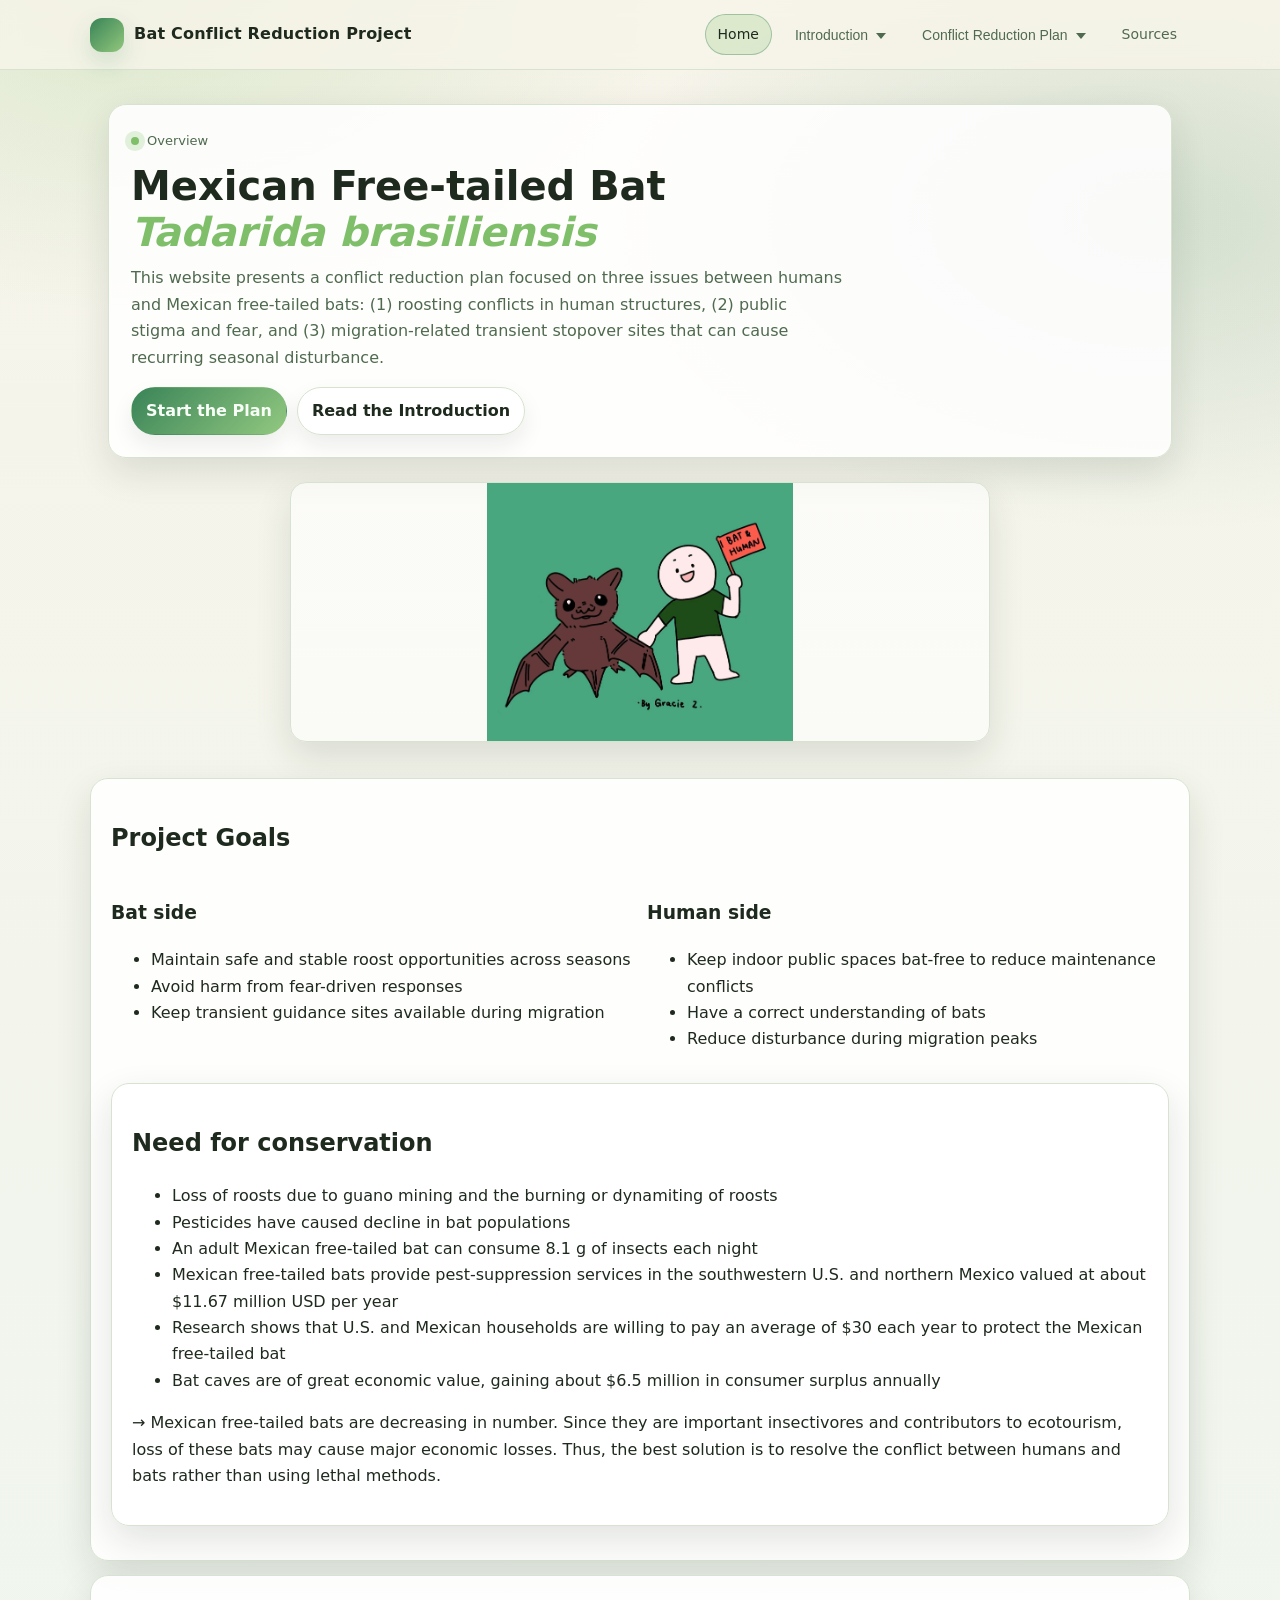
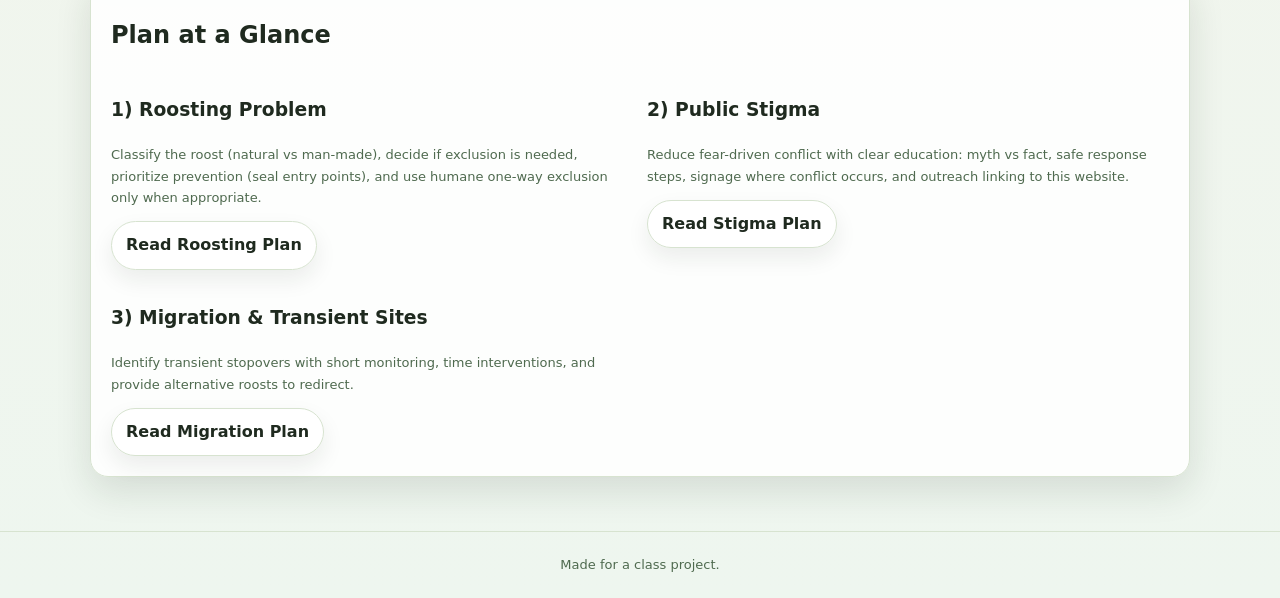
<file: index.html>
<!doctype html>
<html lang="en">
<head>
  <meta charset="utf-8" />
  <meta name="viewport" content="width=device-width, initial-scale=1" />
  <title>Mexican Free-tailed Bat — Conflict Reduction Plan</title>
  <link rel="stylesheet" href="style.css" />
</head>
<body>
  <!-- Top navigation with two dropdown tabs -->
  <header class="topbar">
    <div class="container topbar-inner">
      <div class="brand">
        <div class="badge" aria-hidden="true"></div>
        <div>Bat Conflict Reduction Project</div>
      </div>

      <nav class="nav">
        <a href="index.html">Home</a>

        <div class="dropdown">
          <button class="dropbtn" type="button">
            Introduction <span class="caret" aria-hidden="true"></span>
          </button>
          <div class="dropdown-menu">
            <a href="intro-overview.html">Introduction Overview</a>
            <a href="intro-biology.html">Species Biology</a>
            <a href="intro-roosts.html">Roosts & Habitat</a>
            <a href="intro-migration.html">Migration</a>
          </div>
        </div>

        <div class="dropdown">
          <button class="dropbtn" type="button">
            Conflict Reduction Plan <span class="caret" aria-hidden="true"></span>
          </button>
          <div class="dropdown-menu">
            <a href="plan-overview.html">Plan Overview</a>
            <a href="plan-roosting.html">Roosting Problem</a>
            <a href="plan-stigma.html">Public Stigma</a>
            <a href="plan-transient.html">Migration & Transient Sites</a>
            <a href="plan-tools.html">Tools & Methods</a>
          </div>
        </div>

        <a href="sources.html">Sources</a>
      </nav>
    </div>
  </header>

  <section class="hero">
    <div class="container">
      <div class="hero-card">
        <div class="kicker"><span class="dot"></span> Overview</div>
        <h1>Mexican Free-tailed Bat<br><span style="color:var(--accent2)"><em>Tadarida brasiliensis</em></span></h1>
        <p class="subtitle">
          This website presents a conflict reduction plan focused on three issues between humans and Mexican free-tailed bats:
          (1) roosting conflicts in human structures, (2) public stigma and fear, and (3) migration-related
          transient stopover sites that can cause recurring seasonal disturbance.
        </p>

        <div class="cta-row">
          <a class="btn primary" href="plan-overview.html">Start the Plan</a>
          <a class="btn" href="intro-overview.html">Read the Introduction</a>
        </div>
      </div>
    </div>
  </section>
<img class="hero-img" src="images/BatHuman.jpg" alt="Mexican free-tailed bat">
  <main class="container main">
    <section class="card">
      <h2>Project Goals</h2>
      <div class="grid-2">
        <div>
          <h3>Bat side</h3>
          <ul>
            <li>Maintain safe and stable roost opportunities across seasons</li>
            <li>Avoid harm from fear-driven responses</li>
            <li>Keep transient guidance sites available during migration</li>
          </ul>
        </div>
        <div>
          <h3>Human side</h3>
          <ul>
            <li>Keep indoor public spaces bat-free to reduce maintenance conflicts</li>
            <li>Have a correct understanding of bats</li>
            <li>Reduce disturbance during migration peaks</li>
          </ul>
        </div>
      </div>
<section class="card">
  <h2>Need for conservation</h2>
  <ul>
    <li>Loss of roosts due to guano mining and the burning or dynamiting of roosts</li>
    <li>Pesticides have caused decline in bat populations</li>
    <li>An adult Mexican free-tailed bat can consume 8.1 g of insects each night</li>
    <li>Mexican free-tailed bats provide pest-suppression services in the southwestern U.S. and northern Mexico valued at about $11.67 million USD per year</li>
    <li>Research shows that U.S. and Mexican households are willing to pay an average of $30 each year to protect the Mexican free-tailed bat</li>
    <li>Bat caves are of great economic value, gaining about $6.5 million in consumer surplus annually</li>
  </ul>
  <p>
    → Mexican free-tailed bats are decreasing in number. Since they are important insectivores and contributors to ecotourism,
    loss of these bats may cause major economic losses. Thus, the best solution is to resolve the conflict between humans and bats
    rather than using lethal methods.
  </p>
</section>
    
    </section>

    <section class="card">
      <h2>Plan at a Glance</h2>
      <div class="grid-2">
        <div>
          <h3>1) Roosting Problem</h3>
          <p class="small">
            Classify the roost (natural vs man-made), decide if exclusion is needed, prioritize prevention (seal entry points),
            and use humane one-way exclusion only when appropriate.
          </p>
          <a class="btn" href="plan-roosting.html">Read Roosting Plan</a>
        </div>
        <div>
          <h3>2) Public Stigma</h3>
          <p class="small">
            Reduce fear-driven conflict with clear education: myth vs fact, safe response steps, signage where conflict occurs,
            and outreach linking to this website.
          </p>
          <a class="btn" href="plan-stigma.html">Read Stigma Plan</a>
        </div>
        <div>
          <h3>3) Migration & Transient Sites</h3>
          <p class="small">
            Identify transient stopovers with short monitoring, time interventions, and provide alternative roosts
             to redirect.
          </p>
          <a class="btn" href="plan-transient.html">Read Migration Plan</a>
        </div>
        <div>
        </div>
      </div>
    </section>
  </main>

  <footer class="footer">
    <div class="container">
      <div class="small">Made for a class project.</div>
    </div>
  </footer>

  <script src="script.js"></script>
</body>
</html>
</file>
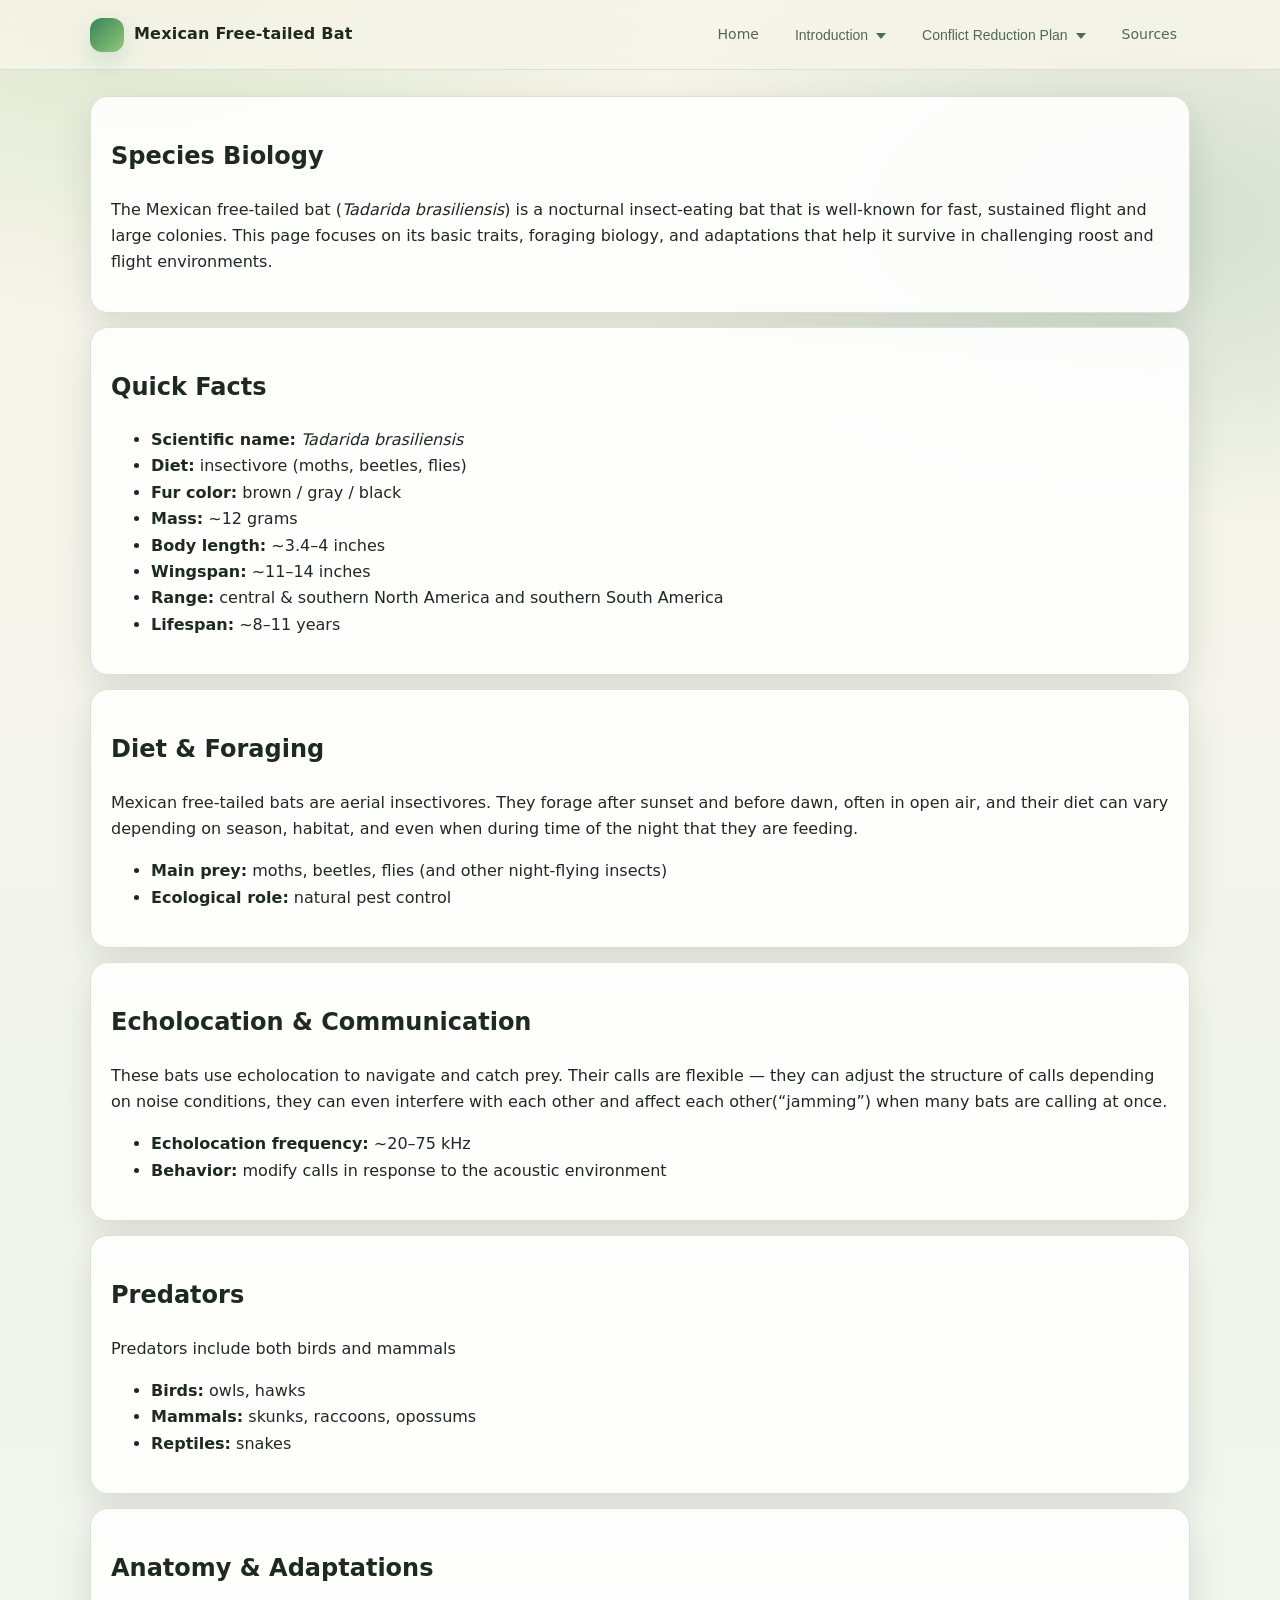
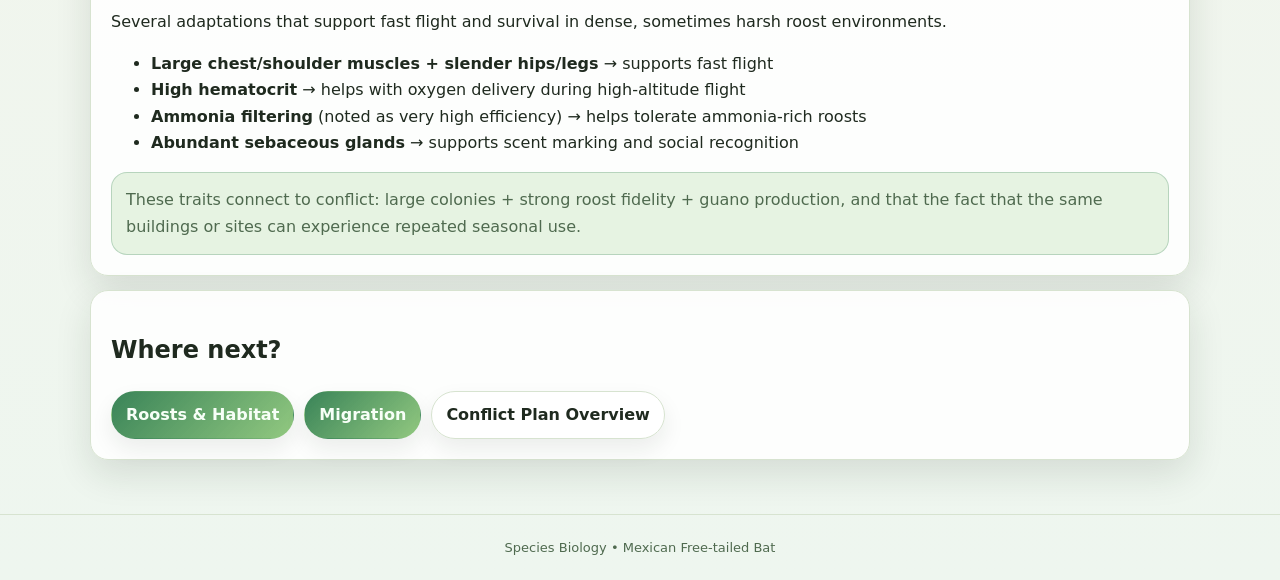
<file: intro-biology.html>
<!doctype html>
<html lang="en">
<head>
  <meta charset="utf-8" />
  <meta name="viewport" content="width=device-width, initial-scale=1" />
  <title>Species Biology | Mexican Free-tailed Bat</title>
  <link rel="stylesheet" href="style.css" />
</head>

<body>
  <header class="topbar">
    <div class="container topbar-inner">
      <div class="brand">
        <div class="badge" aria-hidden="true"></div>
        <div>Mexican Free-tailed Bat</div>
      </div>

      <nav class="nav">
        <a href="index.html">Home</a>

        <div class="dropdown">
          <button class="dropbtn" type="button">Introduction <span class="caret" aria-hidden="true"></span></button>
          <div class="dropdown-menu">
            <a href="intro-overview.html">Introduction Overview</a>
            <a href="intro-biology.html">Species Biology</a>
            <a href="intro-roosts.html">Roosts & Habitat</a>
            <a href="intro-migration.html">Migration</a>
          </div>
        </div>

        <div class="dropdown">
          <button class="dropbtn" type="button">Conflict Reduction Plan <span class="caret" aria-hidden="true"></span></button>
          <div class="dropdown-menu">
            <a href="plan-overview.html">Plan Overview</a>
            <a href="plan-roosting.html">Roosting Problem</a>
            <a href="plan-stigma.html">Public Stigma</a>
            <a href="plan-transient.html">Migration & Transient Sites</a>
            <a href="plan-tools.html">Tools & Methods</a>
          </div>
        </div>

        <a href="sources.html">Sources</a>
      </nav>
    </div>
  </header>

  <main class="container main">
    <section class="card">
      <h2>Species Biology</h2>
      <p>
        The Mexican free-tailed bat (<em>Tadarida brasiliensis</em>) is a nocturnal insect-eating bat that is well-known
        for fast, sustained flight and large colonies. This page focuses on its basic traits, foraging biology,
        and adaptations that help it survive in challenging roost and flight environments.
      </p>
    </section>

    <section class="card">
      <h2>Quick Facts</h2>
      <ul>
        <li><strong>Scientific name:</strong> <em>Tadarida brasiliensis</em></li>
        <li><strong>Diet:</strong> insectivore (moths, beetles, flies)</li>
        <li><strong>Fur color:</strong> brown / gray / black</li>
        <li><strong>Mass:</strong> ~12 grams</li>
        <li><strong>Body length:</strong> ~3.4–4 inches</li>
        <li><strong>Wingspan:</strong> ~11–14 inches</li>
        <li><strong>Range:</strong> central & southern North America and southern South America</li>
        <li><strong>Lifespan:</strong> ~8–11 years</li>
      </ul>
    </section>

    <section class="card">
      <h2>Diet & Foraging</h2>
      <p>
        Mexican free-tailed bats are aerial insectivores. They forage after sunset and before dawn, often in open air,
        and their diet can vary depending on season, habitat, and even when during time of the night that they are feeding.
      </p>
      <ul>
        <li><strong>Main prey:</strong> moths, beetles, flies (and other night-flying insects)</li>
        <li><strong>Ecological role:</strong> natural pest control</li>
      </ul>
    </section>

    <section class="card">
      <h2>Echolocation & Communication</h2>
      <p>
        These bats use echolocation to navigate and catch prey. Their calls are flexible — they can adjust the structure
        of calls depending on noise conditions,  they can even interfere with each other and affect each other(“jamming”)
        when many bats are calling at once.
      </p>
      <ul>
        <li><strong>Echolocation frequency:</strong> ~20–75 kHz</li>
        <li><strong>Behavior:</strong> modify calls in response to the acoustic environment</li>
      </ul>
    </section>

    <section class="card">
      <h2>Predators</h2>
      <p>
        Predators include both birds and mammals
      </p>
      <ul>
        <li><strong>Birds:</strong> owls, hawks</li>
        <li><strong>Mammals:</strong> skunks, raccoons, opossums</li>
        <li><strong>Reptiles:</strong> snakes</li>
      </ul>
    </section>

    <section class="card">
      <h2>Anatomy & Adaptations</h2>
      <p>
        Several adaptations that support fast flight and survival in dense, sometimes harsh roost environments.
      </p>
      <ul>
        <li><strong>Large chest/shoulder muscles + slender hips/legs</strong> → supports fast flight</li>
        <li><strong>High hematocrit</strong> → helps with oxygen delivery during high-altitude flight</li>
        <li><strong>Ammonia filtering</strong> (noted as very high efficiency) → helps tolerate ammonia-rich roosts</li>
        <li><strong>Abundant sebaceous glands</strong> → supports scent marking and social recognition</li>
      </ul>
      <div class="callout">
        These traits connect to conflict: large colonies + strong roost fidelity + guano production, and that the fact that the same buildings or sites
        can experience repeated seasonal use.
      </div>
    </section>

    <section class="card">
      <h2>Where next?</h2>
      <div class="cta-row">
        <a class="btn primary" href="intro-roosts.html">Roosts & Habitat</a>
        <a class="btn primary" href="intro-migration.html">Migration</a>
        <a class="btn" href="plan-overview.html">Conflict Plan Overview</a>
      </div>
    </section>
  </main>

  <footer class="footer">
    <div class="container"><div class="small">Species Biology • Mexican Free-tailed Bat</div></div>
  </footer>

  <script src="script.js"></script>
</body>
</html>
</file>
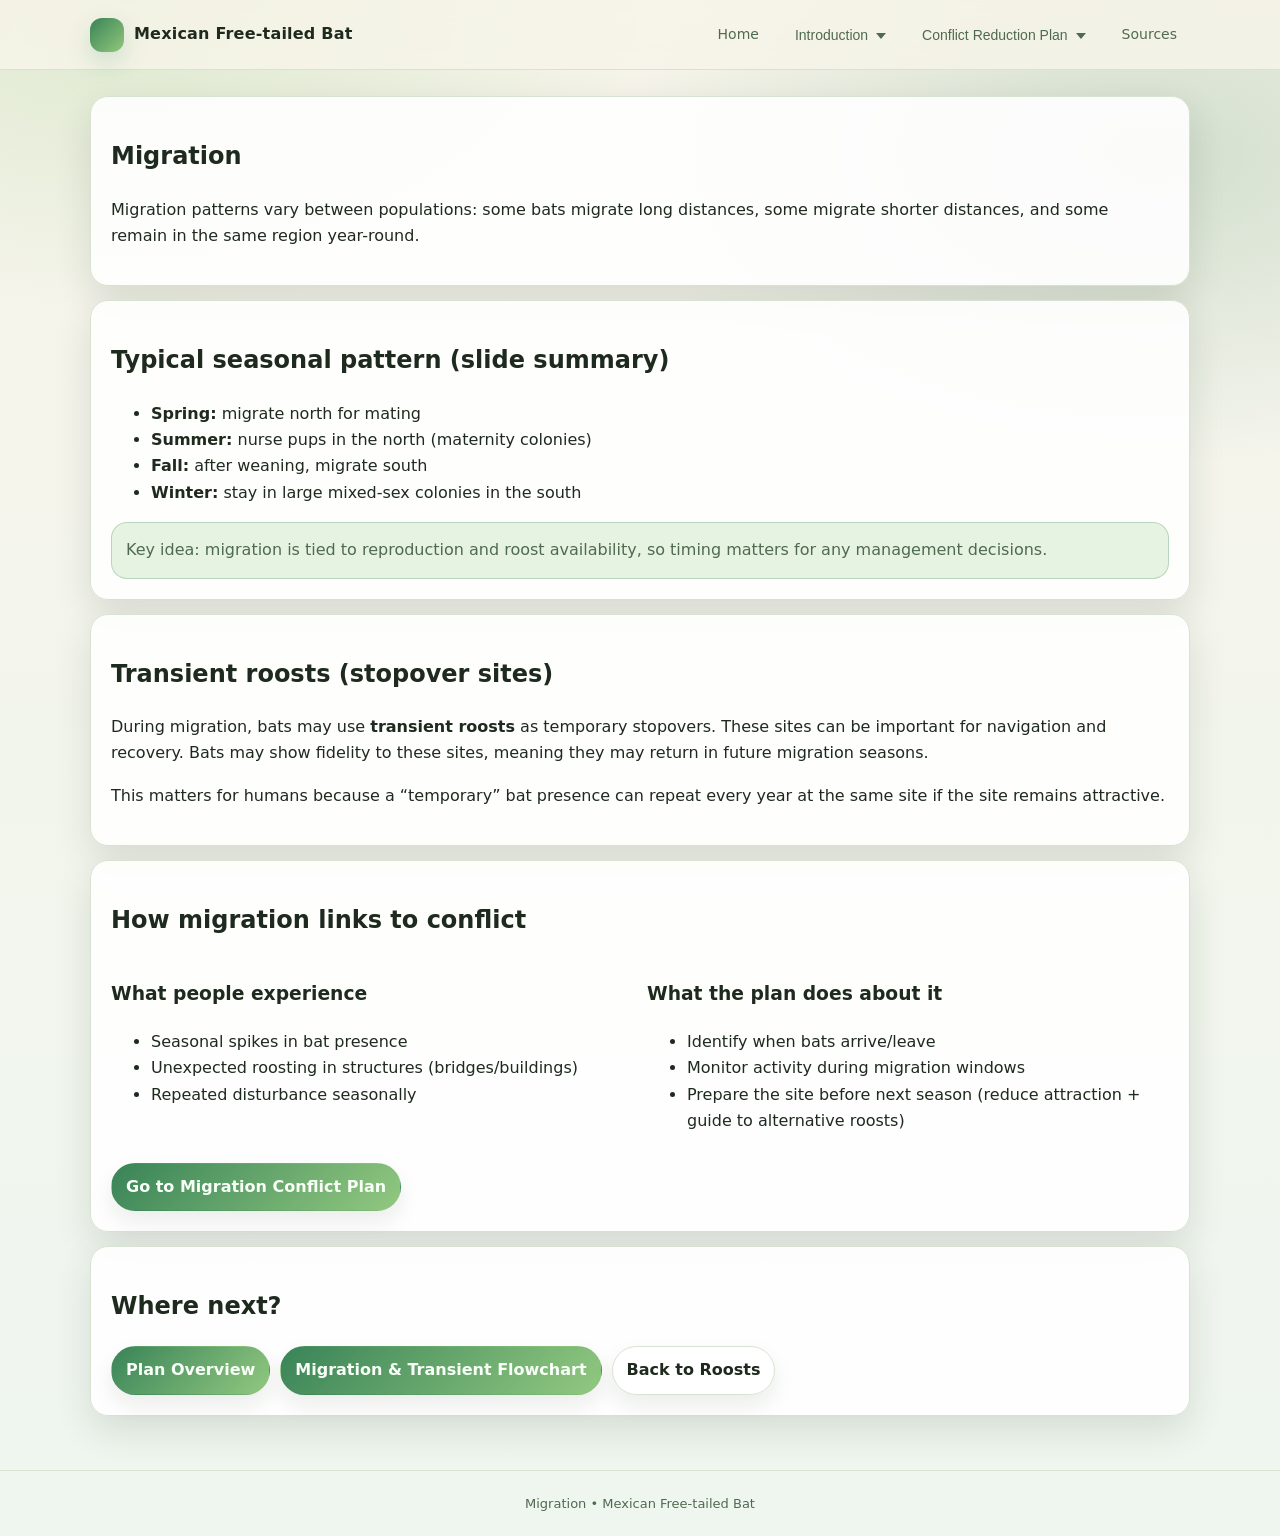
<file: intro-migration.html>
<!doctype html>
<html lang="en">
<head>
  <meta charset="utf-8" />
  <meta name="viewport" content="width=device-width, initial-scale=1" />
  <title>Migration | Mexican Free-tailed Bat</title>
  <link rel="stylesheet" href="style.css" />
</head>

<body>
  <header class="topbar">
    <div class="container topbar-inner">
      <div class="brand">
        <div class="badge" aria-hidden="true"></div>
        <div>Mexican Free-tailed Bat</div>
      </div>

      <nav class="nav">
        <a href="index.html">Home</a>

        <div class="dropdown">
          <button class="dropbtn" type="button">Introduction <span class="caret" aria-hidden="true"></span></button>
          <div class="dropdown-menu">
            <a href="intro-overview.html">Introduction Overview</a>
            <a href="intro-biology.html">Species Biology</a>
            <a href="intro-roosts.html">Roosts & Habitat</a>
            <a href="intro-migration.html">Migration</a>
          </div>
        </div>

        <div class="dropdown">
          <button class="dropbtn" type="button">Conflict Reduction Plan <span class="caret" aria-hidden="true"></span></button>
          <div class="dropdown-menu">
            <a href="plan-overview.html">Plan Overview</a>
            <a href="plan-roosting.html">Roosting Problem</a>
            <a href="plan-stigma.html">Public Stigma</a>
            <a href="plan-transient.html">Migration & Transient Sites</a>
            <a href="plan-tools.html">Tools & Methods</a>
          </div>
        </div>

        <a href="sources.html">Sources</a>
      </nav>
    </div>
  </header>

  <main class="container main">
    <section class="card">
      <h2>Migration</h2>
      <p>
        Migration patterns vary between populations: some bats migrate long distances, some migrate shorter distances,
        and some remain in the same region year-round.
      </p>
    </section>

    <section class="card">
      <h2>Typical seasonal pattern (slide summary)</h2>
      <ul>
        <li><strong>Spring:</strong> migrate north for mating</li>
        <li><strong>Summer:</strong> nurse pups in the north (maternity colonies)</li>
        <li><strong>Fall:</strong> after weaning, migrate south</li>
        <li><strong>Winter:</strong> stay in large mixed-sex colonies in the south</li>
      </ul>
      <div class="callout">
        Key idea: migration is tied to reproduction and roost availability, so timing matters for any management decisions.
      </div>
    </section>

    <section class="card">
      <h2>Transient roosts (stopover sites)</h2>
      <p>
        During migration, bats may use <strong>transient roosts</strong> as temporary stopovers. These sites can be important for navigation
        and recovery. Bats may show fidelity to these sites, meaning they may return in future migration seasons.
      </p>
      <p>
        This matters for humans because a “temporary” bat presence can repeat every year at the same site if the site remains attractive.
      </p>
    </section>

    <section class="card">
      <h2>How migration links to conflict</h2>
      <div class="grid-2">
        <div>
          <h3>What people experience</h3>
          <ul>
            <li>Seasonal spikes in bat presence</li>
            <li>Unexpected roosting in structures (bridges/buildings)</li>
            <li>Repeated disturbance seasonally</li>
          </ul>
        </div>
        <div>
          <h3>What the plan does about it</h3>
          <ul>
            <li>Identify when bats arrive/leave</li>
            <li>Monitor activity during migration windows</li>
            <li>Prepare the site before next season (reduce attraction + guide to alternative roosts)</li>
          </ul>
        </div>
      </div>

      <div class="cta-row" style="margin-top:12px;">
        <a class="btn primary" href="plan-transient.html">Go to Migration Conflict Plan</a>
      </div>
    </section>

    <section class="card">
      <h2>Where next?</h2>
      <div class="cta-row">
        <a class="btn primary" href="plan-overview.html">Plan Overview</a>
        <a class="btn primary" href="plan-transient.html">Migration & Transient Flowchart</a>
        <a class="btn" href="intro-roosts.html">Back to Roosts</a>
      </div>
    </section>
  </main>

  <footer class="footer">
    <div class="container"><div class="small">Migration • Mexican Free-tailed Bat</div></div>
  </footer>

  <script src="script.js"></script>
</body>
</html>
</file>
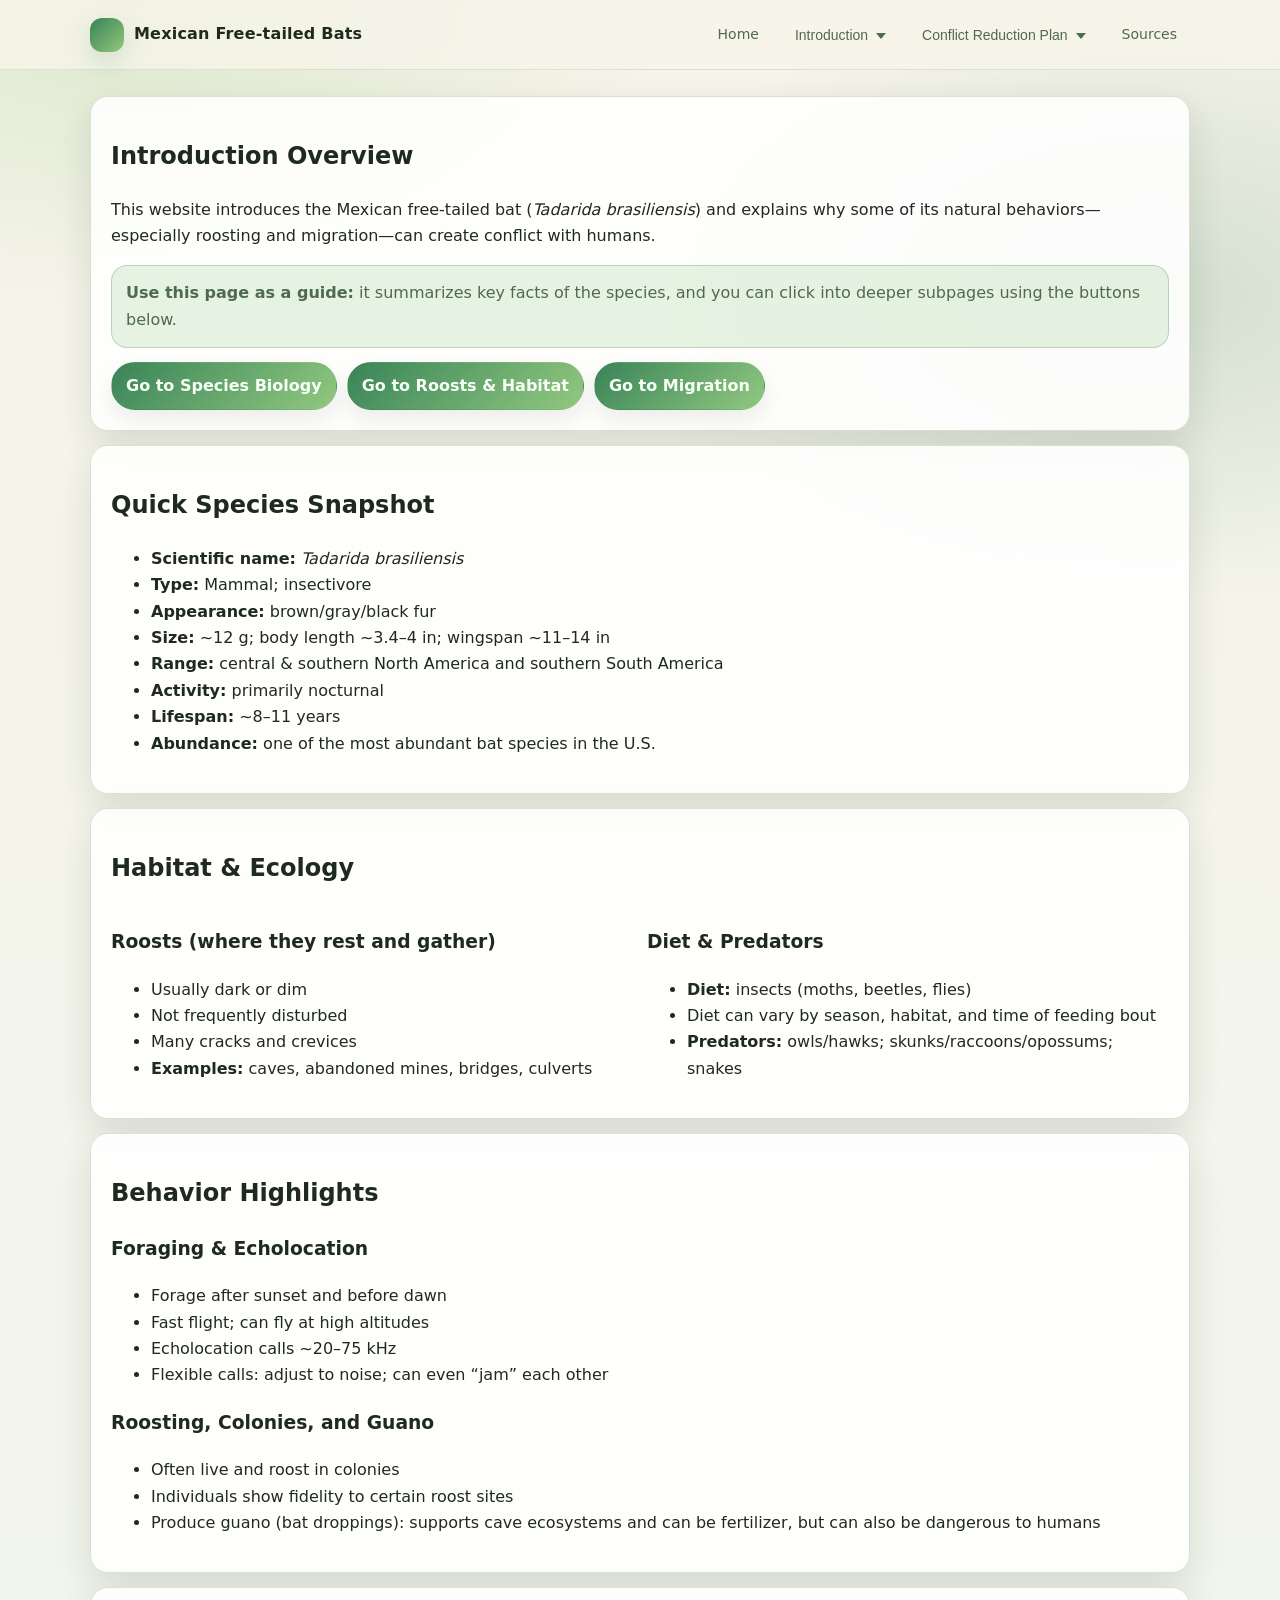
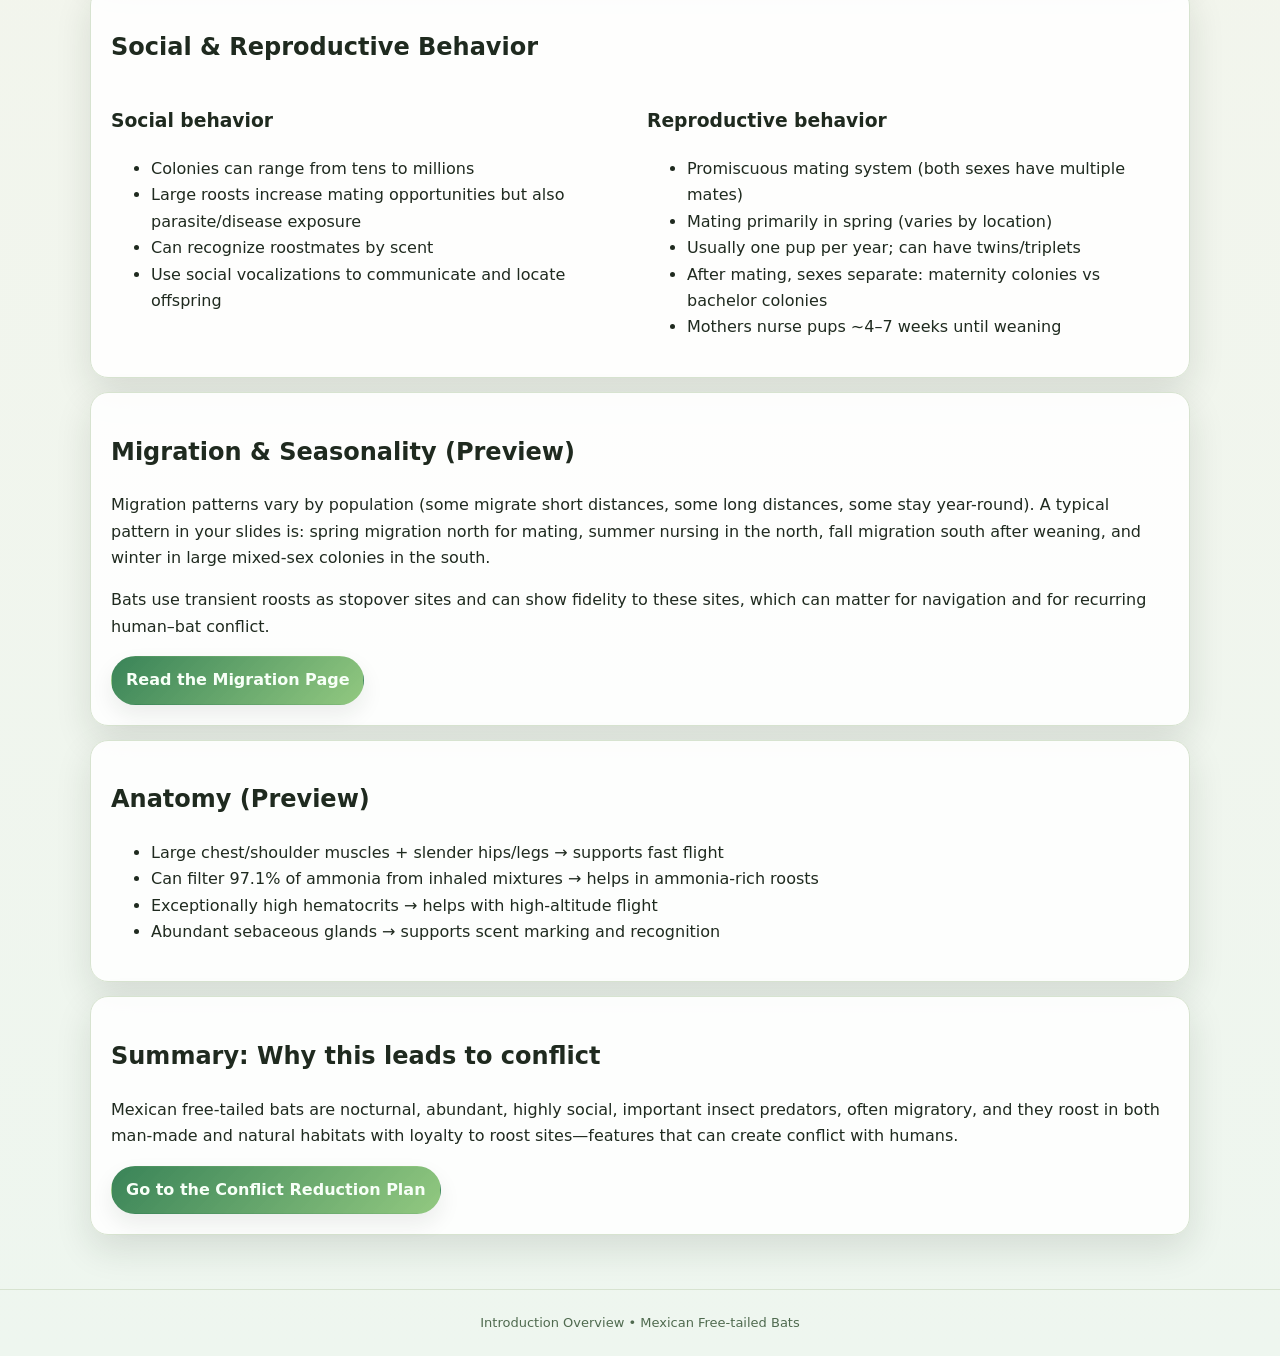
<file: intro-overview.html>
<!doctype html>
<html lang="en">
<head>
  <meta charset="utf-8" />
  <meta name="viewport" content="width=device-width, initial-scale=1" />
  <title>Introduction Overview | Mexican Free-tailed Bats</title>
  <link rel="stylesheet" href="style.css" />
</head>

<body>
  <header class="topbar">
    <div class="container topbar-inner">
      <div class="brand">
        <div class="badge" aria-hidden="true"></div>
        <div>Mexican Free-tailed Bats</div>
      </div>

      <nav class="nav">
        <a href="index.html">Home</a>

        <div class="dropdown">
          <button class="dropbtn" type="button">
            Introduction <span class="caret" aria-hidden="true"></span>
          </button>
          <div class="dropdown-menu">
            <a href="intro-overview.html">Introduction Overview</a>
            <a href="intro-biology.html">Species Biology</a>
            <a href="intro-roosts.html">Roosts & Habitat</a>
            <a href="intro-migration.html">Migration</a>
          </div>
        </div>

        <div class="dropdown">
          <button class="dropbtn" type="button">
            Conflict Reduction Plan <span class="caret" aria-hidden="true"></span>
          </button>
          <div class="dropdown-menu">
            <a href="plan-overview.html">Plan Overview</a>
            <a href="plan-roosting.html">Roosting Problem</a>
            <a href="plan-stigma.html">Public Stigma</a>
            <a href="plan-transient.html">Migration & Transient Sites</a>
            <a href="plan-tools.html">Tools & Methods</a>
          </div>
        </div>

        <a href="sources.html">Sources</a>
      </nav>
    </div>
  </header>

  <main class="container main">
    <section class="card">
      <h2>Introduction Overview</h2>
      <p>
        This website introduces the Mexican free-tailed bat (<em>Tadarida brasiliensis</em>) and explains why some of its
        natural behaviors—especially roosting and migration—can create conflict with humans. 
      </p>

      <div class="callout">
        <strong>Use this page as a guide:</strong> it summarizes key facts of the species, and you can click
        into deeper subpages using the buttons below. 
      </div>

      <div class="cta-row" style="margin-top:14px;">
        <a class="btn primary" href="intro-biology.html">Go to Species Biology</a>
        <a class="btn primary" href="intro-roosts.html">Go to Roosts & Habitat</a>
        <a class="btn primary" href="intro-migration.html">Go to Migration</a>
      </div>
    </section>

    <section class="card">
      <h2>Quick Species Snapshot</h2>
      <ul>
        <li><strong>Scientific name:</strong> <em>Tadarida brasiliensis</em></li>
        <li><strong>Type:</strong> Mammal; insectivore</li>
        <li><strong>Appearance:</strong> brown/gray/black fur</li>
        <li><strong>Size:</strong> ~12 g; body length ~3.4–4 in; wingspan ~11–14 in</li>
        <li><strong>Range:</strong> central & southern North America and southern South America</li>
        <li><strong>Activity:</strong> primarily nocturnal</li>
        <li><strong>Lifespan:</strong> ~8–11 years</li>
        <li><strong>Abundance:</strong> one of the most abundant bat species in the U.S.</li>
      </ul>
    </section>

    <section class="card">
      <h2>Habitat & Ecology</h2>
      <div class="grid-2">
        <div>
          <h3>Roosts (where they rest and gather)</h3>
          <ul>
            <li>Usually dark or dim</li>
            <li>Not frequently disturbed</li>
            <li>Many cracks and crevices</li>
            <li><strong>Examples:</strong> caves, abandoned mines, bridges, culverts</li>
          </ul>
        </div>

        <div>
          <h3>Diet & Predators</h3>
          <ul>
            <li><strong>Diet:</strong> insects (moths, beetles, flies)</li>
            <li>Diet can vary by season, habitat, and time of feeding bout</li>
            <li><strong>Predators:</strong> owls/hawks; skunks/raccoons/opossums; snakes</li>
          </ul>
          
        </div>
      </div>
    </section>

    <section class="card">
      <h2>Behavior Highlights</h2>

      <h3>Foraging & Echolocation</h3>
      <ul>
        <li>Forage after sunset and before dawn</li>
        <li>Fast flight; can fly at high altitudes</li>
        <li>Echolocation calls ~20–75 kHz</li>
        <li>Flexible calls: adjust to noise; can even “jam” each other</li>
      </ul>
      

      <h3>Roosting, Colonies, and Guano</h3>
      <ul>
        <li>Often live and roost in colonies</li>
        <li>Individuals show fidelity to certain roost sites</li>
        <li>Produce guano (bat droppings): supports cave ecosystems and can be fertilizer, but can also be dangerous to humans</li>
      </ul>
      
    </section>

    <section class="card">
      <h2>Social & Reproductive Behavior</h2>
      <div class="grid-2">
        <div>
          <h3>Social behavior</h3>
          <ul>
            <li>Colonies can range from tens to millions</li>
            <li>Large roosts increase mating opportunities but also parasite/disease exposure</li>
            <li>Can recognize roostmates by scent</li>
            <li>Use social vocalizations to communicate and locate offspring</li>
          </ul>
          
        </div>

        <div>
          <h3>Reproductive behavior</h3>
          <ul>
            <li>Promiscuous mating system (both sexes have multiple mates)</li>
            <li>Mating primarily in spring (varies by location)</li>
            <li>Usually one pup per year; can have twins/triplets</li>
            <li>After mating, sexes separate: maternity colonies vs bachelor colonies</li>
            <li>Mothers nurse pups ~4–7 weeks until weaning</li>
          </ul>
          
        </div>
      </div>
    </section>

    <section class="card">
      <h2>Migration & Seasonality (Preview)</h2>
      <p>
        Migration patterns vary by population (some migrate short distances, some long distances, some stay year-round).
        A typical pattern in your slides is: spring migration north for mating, summer nursing in the north, fall migration south after weaning,
        and winter in large mixed-sex colonies in the south.
      <p>
        Bats use transient roosts as stopover sites and can show fidelity to these sites, which can matter for navigation
        and for recurring human–bat conflict. 
      </p>

      <div class="cta-row">
        <a class="btn primary" href="intro-migration.html">Read the Migration Page</a>
      </div>
    </section>

    <section class="card">
      <h2>Anatomy (Preview)</h2>
      <ul>
        <li>Large chest/shoulder muscles + slender hips/legs → supports fast flight</li>
        <li>Can filter 97.1% of ammonia from inhaled mixtures → helps in ammonia-rich roosts</li>
        <li>Exceptionally high hematocrits → helps with high-altitude flight</li>
        <li>Abundant sebaceous glands → supports scent marking and recognition</li>
      </ul>
      
    </section>

    <section class="card">
      <h2>Summary: Why this leads to conflict</h2>
      <p>
        Mexican free-tailed bats are nocturnal, abundant, highly social, important insect predators, often migratory,
        and they roost in both man-made and natural habitats with loyalty to roost sites—features that can create conflict with humans.
      </p>

      <div class="cta-row">
        <a class="btn primary" href="plan-overview.html">Go to the Conflict Reduction Plan</a>
      </div>
    </section>
  </main>

  <footer class="footer">
    <div class="container">
      <div class="small">Introduction Overview • Mexican Free-tailed Bats</div>
    </div>
  </footer>

  <script src="script.js"></script>
</body>
</html>
</file>
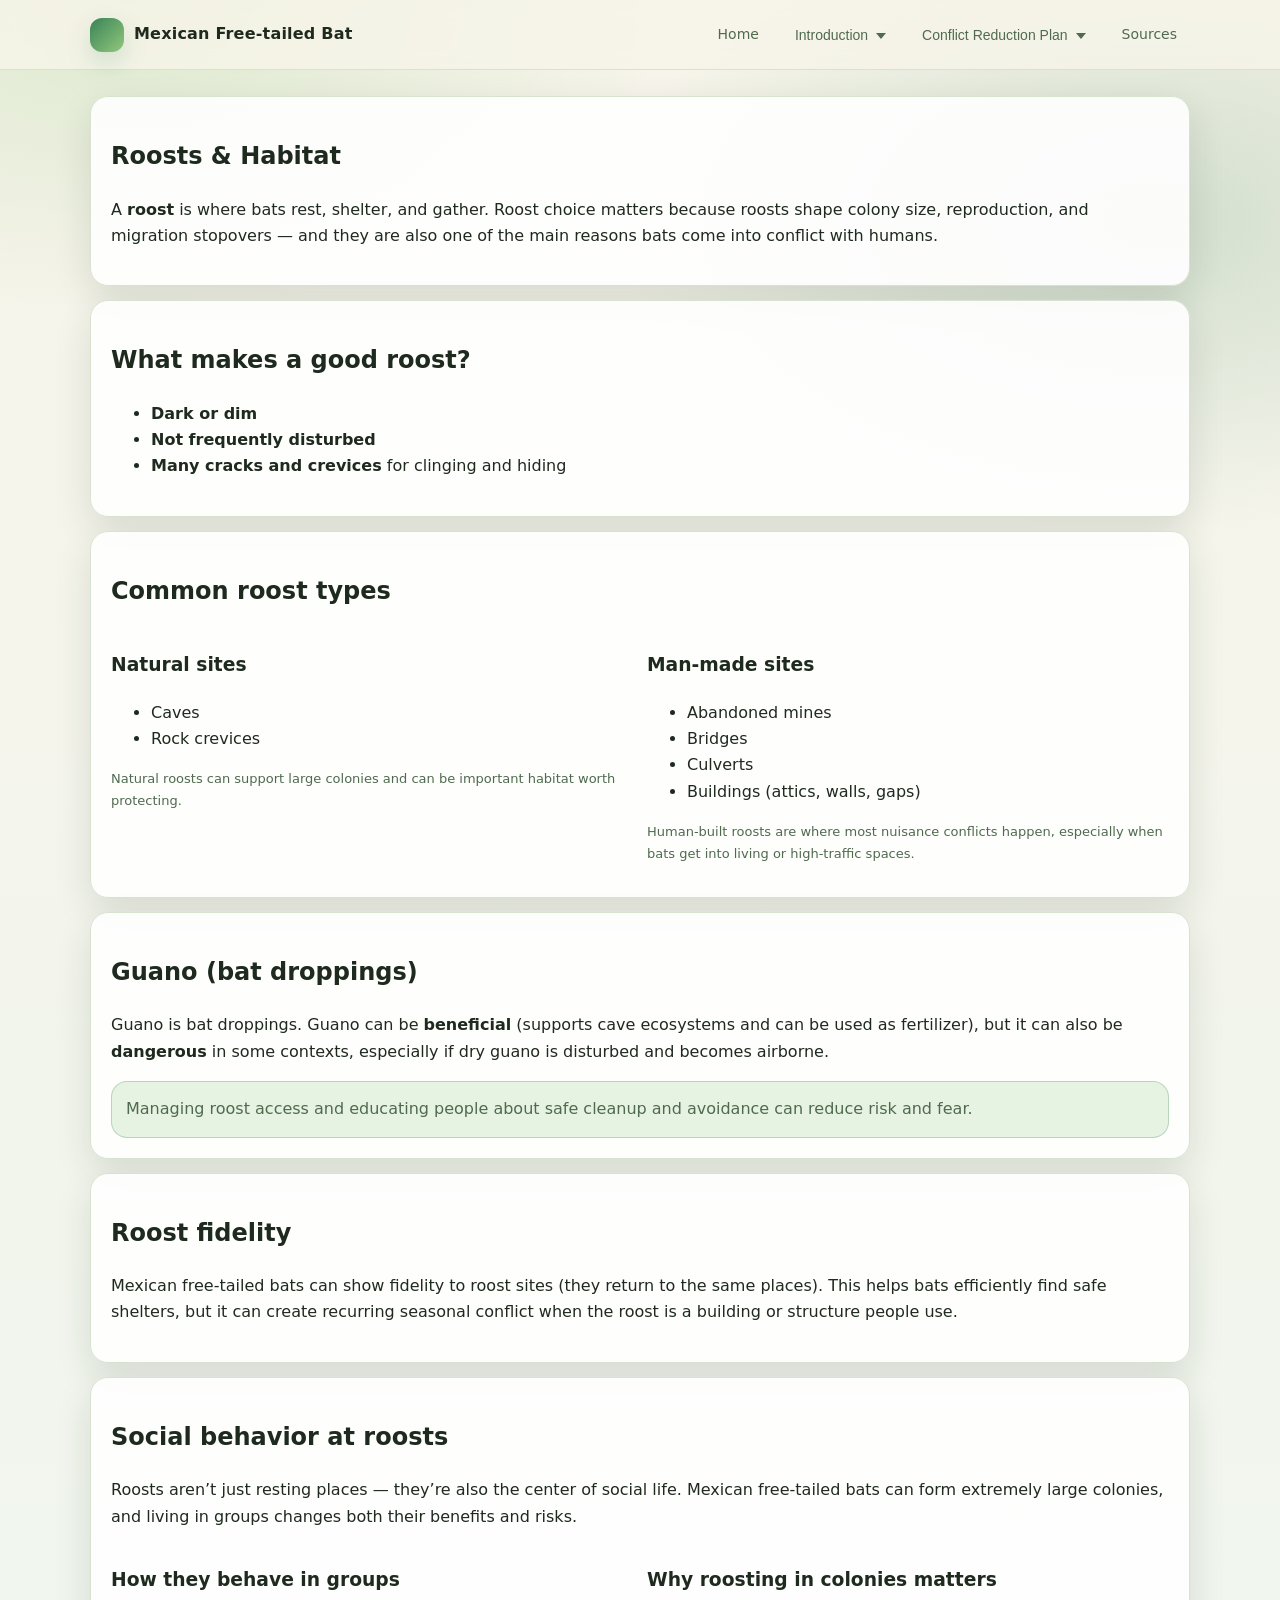
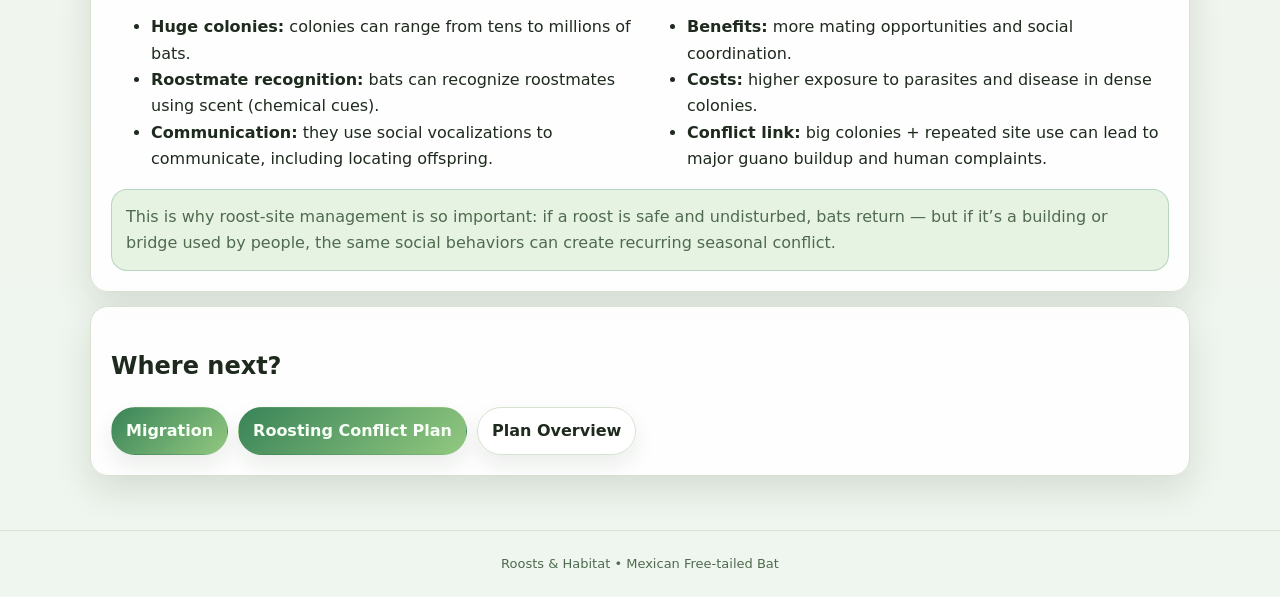
<file: intro-roosts.html>
<!doctype html>
<html lang="en">
<head>
  <meta charset="utf-8" />
  <meta name="viewport" content="width=device-width, initial-scale=1" />
  <title>Roosts & Habitat | Mexican Free-tailed Bat</title>
  <link rel="stylesheet" href="style.css" />
</head>

<body>
  <header class="topbar">
    <div class="container topbar-inner">
      <div class="brand">
        <div class="badge" aria-hidden="true"></div>
        <div>Mexican Free-tailed Bat</div>
      </div>

      <nav class="nav">
        <a href="index.html">Home</a>

        <div class="dropdown">
          <button class="dropbtn" type="button">Introduction <span class="caret" aria-hidden="true"></span></button>
          <div class="dropdown-menu">
            <a href="intro-overview.html">Introduction Overview</a>
            <a href="intro-biology.html">Species Biology</a>
            <a href="intro-roosts.html">Roosts & Habitat</a>
            <a href="intro-migration.html">Migration</a>
          </div>
        </div>

        <div class="dropdown">
          <button class="dropbtn" type="button">Conflict Reduction Plan <span class="caret" aria-hidden="true"></span></button>
          <div class="dropdown-menu">
            <a href="plan-overview.html">Plan Overview</a>
            <a href="plan-roosting.html">Roosting Problem</a>
            <a href="plan-stigma.html">Public Stigma</a>
            <a href="plan-transient.html">Migration & Transient Sites</a>
            <a href="plan-tools.html">Tools & Methods</a>
          </div>
        </div>

        <a href="sources.html">Sources</a>
      </nav>
    </div>
  </header>

  <main class="container main">
    <section class="card">
      <h2>Roosts & Habitat</h2>
      <p>
        A <strong>roost</strong> is where bats rest, shelter, and gather. Roost choice matters because roosts shape colony size,
        reproduction, and migration stopovers — and they are also one of the main reasons bats come into conflict with humans.
      </p>
    </section>

    <section class="card">
      <h2>What makes a good roost?</h2>
      <ul>
        <li><strong>Dark or dim</strong></li>
        <li><strong>Not frequently disturbed</strong></li>
        <li><strong>Many cracks and crevices</strong> for clinging and hiding</li>
      </ul>
    </section>

    <section class="card">
      <h2>Common roost types</h2>
      <div class="grid-2">
        <div>
          <h3>Natural sites</h3>
          <ul>
            <li>Caves</li>
            <li>Rock crevices</li>
          </ul>
          <p class="small">
            Natural roosts can support large colonies and can be important habitat worth protecting.
          </p>
        </div>

        <div>
          <h3>Man-made sites</h3>
          <ul>
            <li>Abandoned mines</li>
            <li>Bridges</li>
            <li>Culverts</li>
            <li>Buildings (attics, walls, gaps)</li>
          </ul>
          <p class="small">
            Human-built roosts are where most nuisance conflicts happen, especially when bats get into living or high-traffic spaces.
          </p>
        </div>
      </div>
    </section>

    <section class="card">
      <h2>Guano (bat droppings)</h2>
      <p>
        Guano is bat droppings. Guano can be <strong>beneficial</strong> (supports cave ecosystems and can be used as fertilizer),
        but it can also be <strong>dangerous</strong> in some contexts, especially if dry guano is disturbed and becomes airborne.
      </p>
      <div class="callout">
        Managing roost access and educating people about safe cleanup and avoidance can reduce risk and fear.
      </div>
    </section>

    <section class="card">
      <h2>Roost fidelity</h2>
      <p>
        Mexican free-tailed bats can show fidelity to roost sites (they return to the same places). This helps bats efficiently
        find safe shelters, but it can create recurring seasonal conflict when the roost is a building or structure people use.
      </p>
    </section>

    <section class="card">
      <h2>Social behavior at roosts</h2>
      <p>
        Roosts aren’t just resting places — they’re also the center of social life. Mexican free-tailed bats can form
        extremely large colonies, and living in groups changes both their benefits and risks.
      </p>

      <div class="grid-2">
        <div>
          <h3>How they behave in groups</h3>
          <ul>
            <li><strong>Huge colonies:</strong> colonies can range from tens to millions of bats.</li>
            <li><strong>Roostmate recognition:</strong> bats can recognize roostmates using scent (chemical cues).</li>
            <li><strong>Communication:</strong> they use social vocalizations to communicate, including locating offspring.</li>
          </ul>
        </div>

        <div>
          <h3>Why roosting in colonies matters</h3>
          <ul>
            <li><strong>Benefits:</strong> more mating opportunities and social coordination.</li>
            <li><strong>Costs:</strong> higher exposure to parasites and disease in dense colonies.</li>
            <li><strong>Conflict link:</strong> big colonies + repeated site use can lead to major guano buildup and human complaints.</li>
          </ul>
        </div>
      </div>

      <div class="callout">
        This is why roost-site management is so important: if a roost is safe and undisturbed, bats return — but if it’s a
        building or bridge used by people, the same social behaviors can create recurring seasonal conflict.
      </div>
    </section>

    <section class="card">
      <h2>Where next?</h2>
      <div class="cta-row">
        <a class="btn primary" href="intro-migration.html">Migration</a>
        <a class="btn primary" href="plan-roosting.html">Roosting Conflict Plan</a>
        <a class="btn" href="plan-overview.html">Plan Overview</a>
      </div>
    </section>
  </main>

  <footer class="footer">
    <div class="container"><div class="small">Roosts & Habitat • Mexican Free-tailed Bat</div></div>
  </footer>

  <script src="script.js"></script>
</body>
</html>
</file>
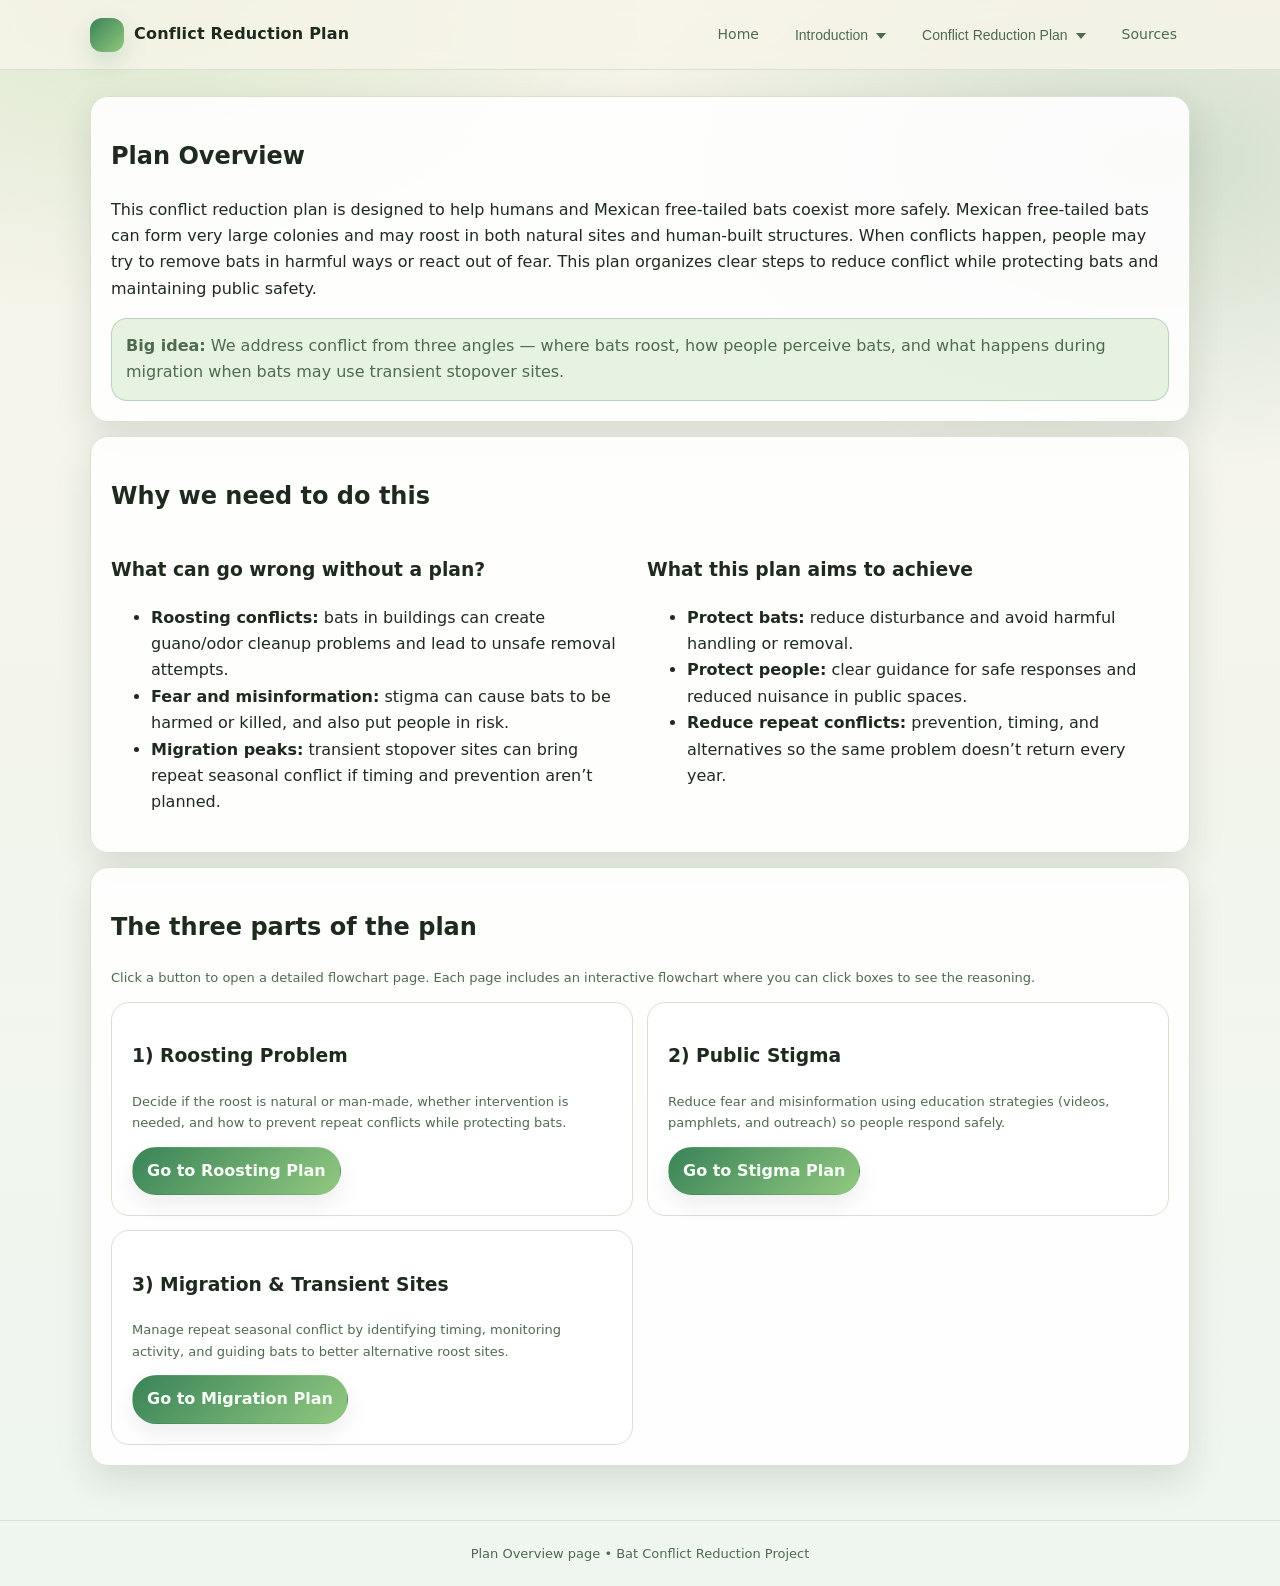
<file: plan-overview.html>
<!doctype html>
<html lang="en">
<head>
  <meta charset="utf-8" />
  <meta name="viewport" content="width=device-width, initial-scale=1" />
  <title>Plan Overview | Bat Conflict Reduction Project</title>
  <link rel="stylesheet" href="style.css" />
</head>

<body>
  <header class="topbar">
    <div class="container topbar-inner">
      <div class="brand">
        <div class="badge" aria-hidden="true"></div>
        <div>Conflict Reduction Plan</div>
      </div>

      <nav class="nav">
        <a href="index.html">Home</a>

        <div class="dropdown">
          <button class="dropbtn" type="button">
            Introduction <span class="caret" aria-hidden="true"></span>
          </button>
          <div class="dropdown-menu">
            <a href="intro-overview.html">Introduction Overview</a>
            <a href="intro-biology.html">Species Biology</a>
            <a href="intro-roosts.html">Roosts & Habitat</a>
            <a href="intro-migration.html">Migration</a>
          </div>
        </div>

        <div class="dropdown">
          <button class="dropbtn" type="button">
            Conflict Reduction Plan <span class="caret" aria-hidden="true"></span>
          </button>
          <div class="dropdown-menu">
            <a href="plan-overview.html">Plan Overview</a>
            <a href="plan-roosting.html">Roosting Problem</a>
            <a href="plan-stigma.html">Public Stigma</a>
            <a href="plan-transient.html">Migration & Transient Sites</a>
            <a href="plan-tools.html">Tools & Methods</a>
          </div>
        </div>

        <a href="sources.html">Sources</a>
      </nav>
    </div>
  </header>

  <main class="container main">
    <section class="card">
      <h2>Plan Overview</h2>
      <p>
        This conflict reduction plan is designed to help humans and Mexican free-tailed bats coexist more safely.
        Mexican free-tailed bats can form very large colonies and may roost in both natural sites
        and human-built structures. When conflicts happen, people may try to remove bats
        in harmful ways or react out of fear. This plan organizes clear steps to reduce conflict while
        protecting bats and maintaining public safety.
      </p>

      <div class="callout">
        <strong>Big idea:</strong> We address conflict from three angles — where bats roost, how people perceive bats,
        and what happens during migration when bats may use transient stopover sites.
      </div>
    </section>

    <section class="card">
      <h2>Why we need to do this</h2>
      <div class="grid-2">
        <div>
          <h3>What can go wrong without a plan?</h3>
          <ul>
            <li><strong>Roosting conflicts:</strong> bats in buildings can create guano/odor cleanup problems and lead to unsafe removal attempts.</li>
            <li><strong>Fear and misinformation:</strong> stigma can cause bats to be harmed or killed, and also put people in risk.</li>
            <li><strong>Migration peaks:</strong> transient stopover sites can bring repeat seasonal conflict if timing and prevention aren’t planned.</li>
          </ul>
        </div>

        <div>
          <h3>What this plan aims to achieve</h3>
          <ul>
            <li><strong>Protect bats:</strong> reduce disturbance and avoid harmful handling or removal.</li>
            <li><strong>Protect people:</strong> clear guidance for safe responses and reduced nuisance in public spaces.</li>
            <li><strong>Reduce repeat conflicts:</strong> prevention, timing, and alternatives so the same problem doesn’t return every year.</li>
          </ul>
        </div>
      </div>
    </section>

    <section class="card">
      <h2>The three parts of the plan</h2>
      <p class="small">
        Click a button to open a detailed flowchart page. Each page includes an interactive flowchart where you can click boxes to see the reasoning.
      </p>

      <div class="grid-2">
        <div class="card" style="margin:0; box-shadow:none; border:1px solid var(--border);">
          <h3>1) Roosting Problem</h3>
          <p class="small">
            Decide if the roost is natural or man-made, whether intervention is needed, and how to prevent repeat conflicts while protecting bats.
          </p>
          <a class="btn primary" href="plan-roosting.html">Go to Roosting Plan</a>
        </div>

        <div class="card" style="margin:0; box-shadow:none; border:1px solid var(--border);">
          <h3>2) Public Stigma</h3>
          <p class="small">
            Reduce fear and misinformation using education strategies (videos, pamphlets, and outreach) so people respond safely.
          </p>
          <a class="btn primary" href="plan-stigma.html">Go to Stigma Plan</a>
        </div>

        <div class="card" style="margin:0; box-shadow:none; border:1px solid var(--border);">
          <h3>3) Migration & Transient Sites</h3>
          <p class="small">
            Manage repeat seasonal conflict by identifying timing, monitoring activity, and guiding bats to better alternative roost sites.
          </p>
          <a class="btn primary" href="plan-transient.html">Go to Migration Plan</a>
        </div>
      </div>
    </section>
  </main>

  <footer class="footer">
    <div class="container">
      <div class="small">Plan Overview page • Bat Conflict Reduction Project</div>
    </div>
  </footer>

  <script src="script.js"></script>
</body>
</html>
</file>
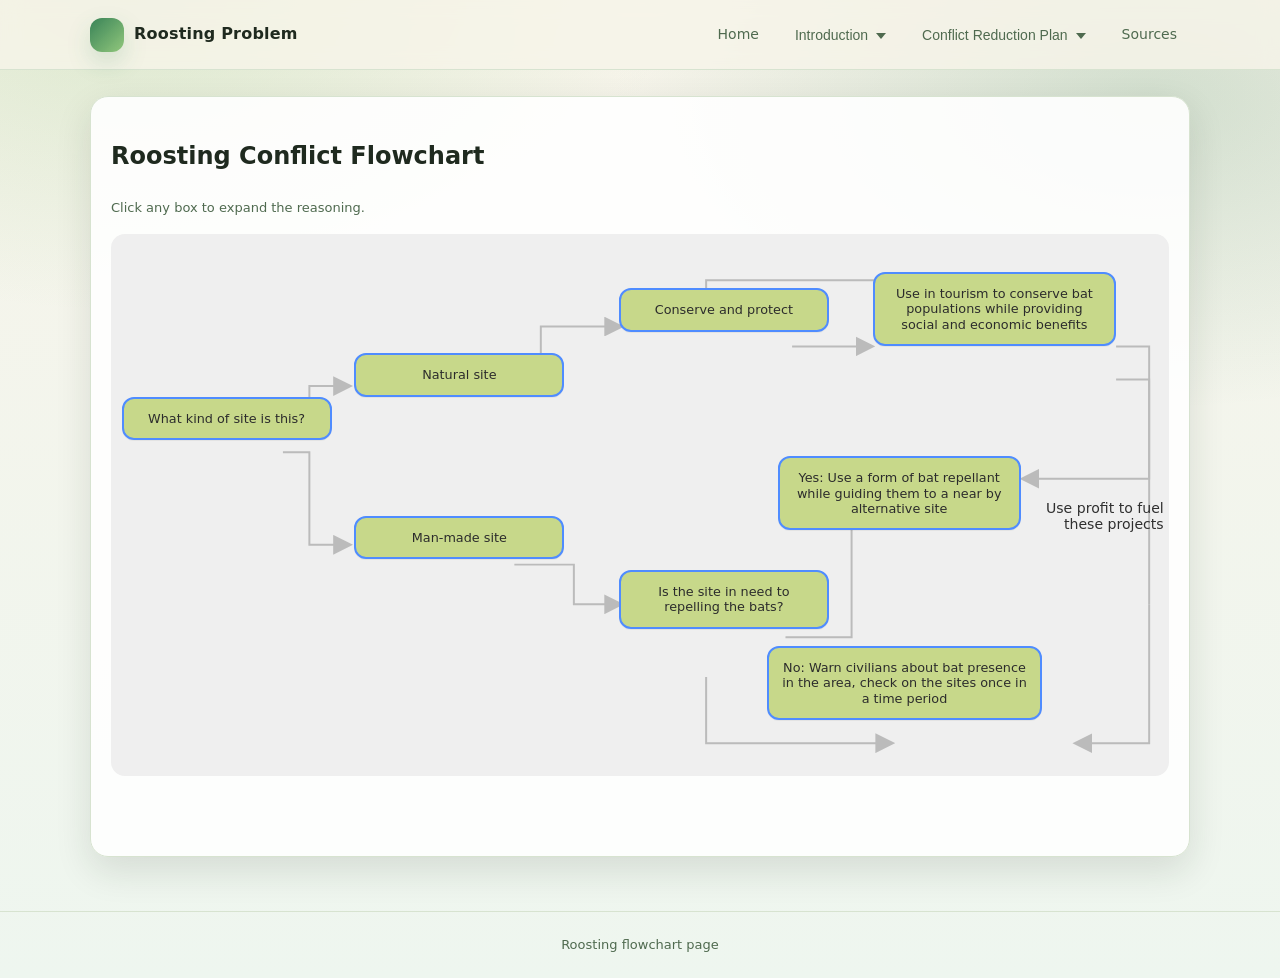
<file: plan-roosting.html>
<!doctype html>
<html lang="en">
<head>
  <meta charset="utf-8" />
  <meta name="viewport" content="width=device-width, initial-scale=1" />
  <title>Roosting Flowchart</title>
  <link rel="stylesheet" href="style.css" />
</head>
<body>
  <header class="topbar">
    <div class="container topbar-inner">
      <div class="brand">
        <div class="badge"></div>
        <div>Roosting Problem</div>
      </div>

      <nav class="nav">
        <a href="index.html">Home</a>

        <div class="dropdown">
          <button class="dropbtn" type="button">
            Introduction <span class="caret"></span>
          </button>
          <div class="dropdown-menu">
            <a href="intro-overview.html">Introduction Overview</a>
            <a href="intro-biology.html">Species Biology</a>
            <a href="intro-roosts.html">Roosts & Habitat</a>
            <a href="intro-migration.html">Migration</a>
          </div>
        </div>

        <div class="dropdown">
          <button class="dropbtn" type="button">
            Conflict Reduction Plan <span class="caret"></span>
          </button>
          <div class="dropdown-menu">
            <a href="plan-overview.html">Plan Overview</a>
            <a href="plan-roosting.html">Roosting Problem</a>
            <a href="plan-stigma.html">Public Stigma</a>
            <a href="plan-transient.html">Migration & Transient Sites</a>
            <a href="plan-tools.html">Tools & Methods</a>
          </div>
        </div>

        <a href="sources.html">Sources</a>
      </nav>
    </div>
  </header>

  <main class="container main">
    <section class="card">
      <h2>Roosting Conflict Flowchart</h2>
      <p class="small">Click any box to expand the reasoning.</p>

      <div class="flowchart-exact">
        <!-- connector lines -->
        <svg class="flow-svg" viewBox="0 0 1600 820" preserveAspectRatio="none" aria-hidden="true">
          <defs>
            <marker id="arrow" markerWidth="10" markerHeight="10" refX="8" refY="5" orient="auto" markerUnits="strokeWidth">
              <path d="M 0 0 L 10 5 L 0 10 z" fill="#bbbbbb"></path>
            </marker>
          </defs>

          <!-- Start -> Natural -->
          <path d="M 260 280 L 300 280 L 300 230 L 360 230"
                stroke="#bbbbbb" stroke-width="3" fill="none" marker-end="url(#arrow)" />

          <!-- Start -> Man-made -->
          <path d="M 260 330 L 300 330 L 300 470 L 360 470"
                stroke="#bbbbbb" stroke-width="3" fill="none" marker-end="url(#arrow)" />

          <!-- Natural -> Conserve -->
          <path d="M 610 230 L 650 230 L 650 140 L 770 140"
                stroke="#bbbbbb" stroke-width="3" fill="none" marker-end="url(#arrow)" />

          <!-- Man-made -> Question -->
          <path d="M 610 500 L 700 500 L 700 560 L 770 560"
                stroke="#bbbbbb" stroke-width="3" fill="none" marker-end="url(#arrow)" />

          <!-- Conserve -> Tourism -->
          <path d="M 1030 170 L 1150 170"
                stroke="#bbbbbb" stroke-width="3" fill="none" marker-end="url(#arrow)" />

          <!-- Question -> Yes -->
          <path d="M 1020 610 L 1120 610 L 1120 360"
                stroke="#bbbbbb" stroke-width="3" fill="none" marker-end="url(#arrow)" />

          <!-- Question -> No -->
          <path d="M 900 670 L 900 770 L 1180 770"
                stroke="#bbbbbb" stroke-width="3" fill="none" marker-end="url(#arrow)" />

          <!-- Tourism -> Yes (outer loop) -->
          <path d="M 1520 170 L 1570 170 L 1570 370 L 1380 370"
                stroke="#bbbbbb" stroke-width="3" fill="none" marker-end="url(#arrow)" />

          <!-- Tourism -> Profit text area -->
          <path d="M 1520 220 L 1570 220 L 1570 560"
                stroke="#bbbbbb" stroke-width="3" fill="none" />

          <!-- Profit line down to No -->
          <path d="M 1570 560 L 1570 770 L 1460 770"
                stroke="#bbbbbb" stroke-width="3" fill="none" marker-end="url(#arrow)" />

          <!-- Conserve upper loop -->
          <path d="M 900 120 L 900 70 L 1480 70 L 1480 120"
                stroke="#bbbbbb" stroke-width="3" fill="none" marker-end="url(#arrow)" />
        </svg>

        <!-- nodes -->
        <details class="flow-node node-start">
          <summary>What kind of site is this?</summary>
          <div class="reason">
            First identify whether the roost is in a natural habitat or a man-made structure, because the best management strategy depends on site type.
          </div>
        </details>

        <details class="flow-node node-natural">
          <summary>Natural site</summary>
          <div class="reason">
            Natural roosts are usually ecologically important, so the default strategy is protection rather than removal.
          </div>
        </details>

        <details class="flow-node node-manmade">
          <summary>Man-made site</summary>
          <div class="reason">
            Man-made sites can create direct conflict with people through guano, smell, noise, and public concern.
          </div>
        </details>

        <details class="flow-node node-conserve">
          <summary>Conserve and protect</summary>
          <div class="reason">
            If the site is natural, prioritize conservation, reduce disturbance, and preserve their natural habitat when possible, as bats are important pest predators and an important part of the ecosystem.
          </div>
        </details>

        <details class="flow-node node-tourism">
          <summary>Use in tourism to conserve bat populations while providing social and economic benefits</summary>
          <div class="reason">
            Protected bat sites can support ecotourism and education, which can help fund conservation and improve public attitudes. Research has proven that tourism profits and many bat sites are currently being used as tourist sites.
          </div>
        </details>

        <details class="flow-node node-question">
          <summary>Is the site in need to repelling the bats?</summary>
          <div class="reason">
            If a man-made site creates major nuisance or safety issues, then active intervention may be needed. If conflict is low, monitoring and warning people may be enough.
          </div>
        </details>

        <details class="flow-node node-yes">
          <summary>Yes: Use a form of bat repellant while guiding them to a near by alternative site</summary>
          <div class="reason">
            If intervention is necessary, combine <a href="plan-tools.html">exclusion using repellants</a> with an alternative roost so the bats are redirected rather than simply displaced, which may cause more problems as they can enter other man-made sites by chance.
          </div>
        </details>

        <details class="flow-node node-no">
          <summary>No: Warn civilians about bat presence in the area, check on the sites once in a time period</summary>
          <div class="reason">
            If the site does not require removal, inform the public using signs, reduce panic, and use periodic monitoring to prevent future problems.
          </div>
        </details>

        <div class="profit-label">Use profit to fuel these projects</div>
      </div>
    </section>
  </main>

  <footer class="footer">
    <div class="container">
      <div class="small">Roosting flowchart page</div>
    </div>
  </footer>

  <script src="script.js"></script>
  <script>
    // optional: only keep one box open at a time
    document.querySelectorAll('.flowchart-exact details').forEach((item) => {
      item.addEventListener('toggle', () => {
        if (item.open) {
          document.querySelectorAll('.flowchart-exact details').forEach((other) => {
            if (other !== item) other.removeAttribute('open');
          });
        }
      });
    });
  </script>
</body>
</html>
</file>
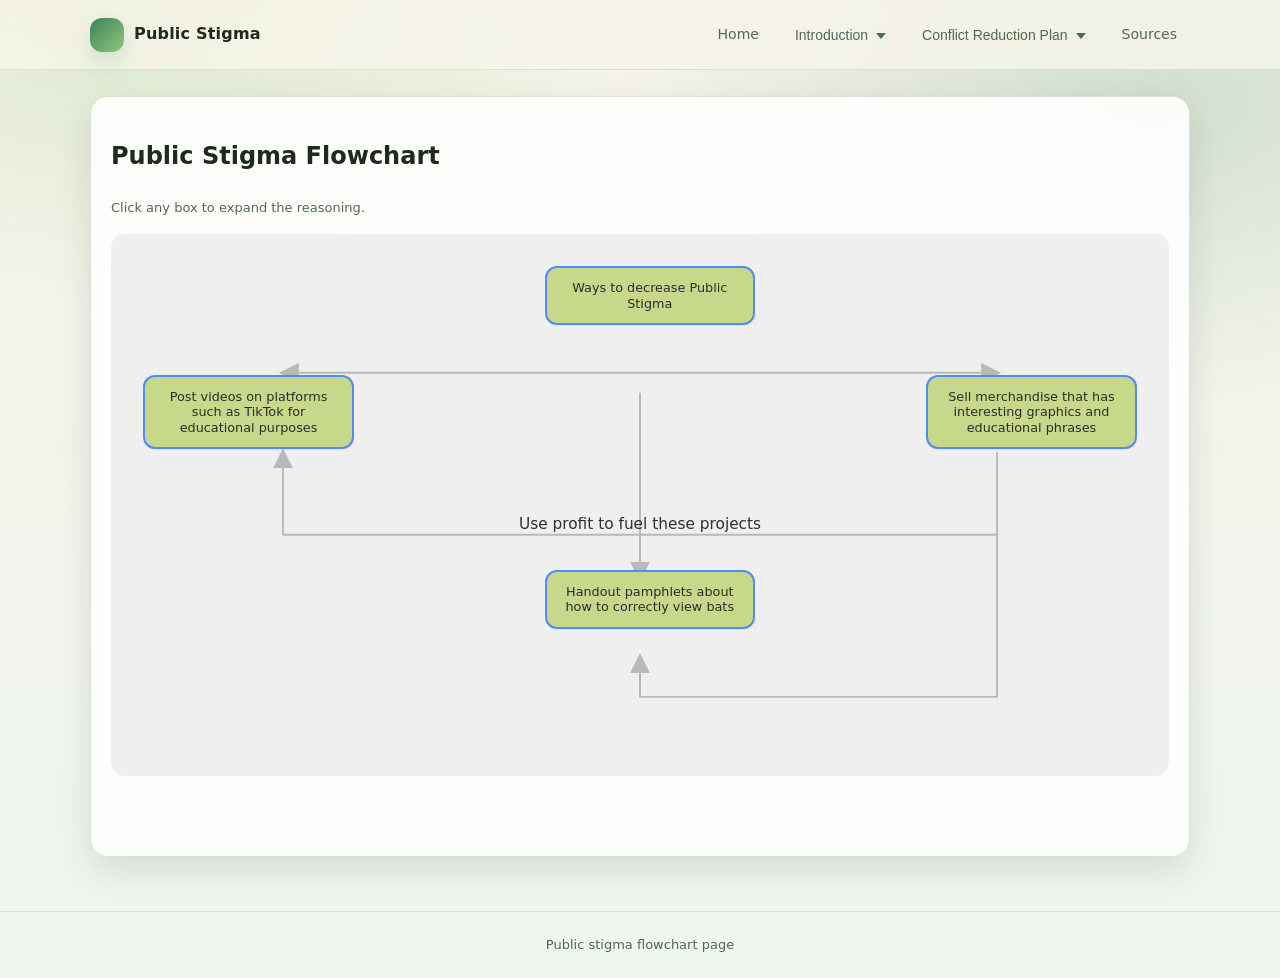
<file: plan-stigma.html>
<!doctype html>
<html lang="en">
<head>
  <meta charset="utf-8" />
  <meta name="viewport" content="width=device-width, initial-scale=1" />
  <title>Public Stigma Flowchart</title>
  <link rel="stylesheet" href="style.css" />
</head>
<body>
  <header class="topbar">
    <div class="container topbar-inner">
      <div class="brand">
        <div class="badge" aria-hidden="true"></div>
        <div>Public Stigma</div>
      </div>

      <nav class="nav">
        <a href="index.html">Home</a>

        <div class="dropdown">
          <button class="dropbtn" type="button">
            Introduction <span class="caret"></span>
          </button>
          <div class="dropdown-menu">
            <a href="intro-overview.html">Introduction Overview</a>
            <a href="intro-biology.html">Species Biology</a>
            <a href="intro-roosts.html">Roosts & Habitat</a>
            <a href="intro-migration.html">Migration</a>
          </div>
        </div>

        <div class="dropdown">
          <button class="dropbtn" type="button">
            Conflict Reduction Plan <span class="caret"></span>
          </button>
          <div class="dropdown-menu">
            <a href="plan-overview.html">Plan Overview</a>
            <a href="plan-roosting.html">Roosting Problem</a>
            <a href="plan-stigma.html">Public Stigma</a>
            <a href="plan-transient.html">Migration & Transient Sites</a>
            <a href="plan-tools.html">Tools & Methods</a>
          </div>
        </div>

        <a href="sources.html">Sources</a>
      </nav>
    </div>
  </header>

  <main class="container main">
    <section class="card">
      <h2>Public Stigma Flowchart</h2>
      <p class="small">Click any box to expand the reasoning.</p>

      <div class="flowchart-exact stigma-chart">
        <!-- Connector lines -->
        <svg class="flow-svg" viewBox="0 0 1600 820" preserveAspectRatio="none" aria-hidden="true">
          <defs>
            <marker id="arrow-stigma" markerWidth="10" markerHeight="10" refX="8" refY="5" orient="auto" markerUnits="strokeWidth">
              <path d="M 0 0 L 10 5 L 0 10 z" fill="var(--flow-line)"></path>
            </marker>
          </defs>

          <!-- Top center to left -->
          <path d="M 800 210 L 260 210"
                stroke="var(--flow-line)" stroke-width="3" fill="none" marker-end="url(#arrow-stigma)" />

          <!-- Top center to right -->
          <path d="M 800 210 L 1340 210"
                stroke="var(--flow-line)" stroke-width="3" fill="none" marker-end="url(#arrow-stigma)" />

          <!-- Top center down to pamphlets -->
          <path d="M 800 240 L 800 520"
                stroke="var(--flow-line)" stroke-width="3" fill="none" marker-end="url(#arrow-stigma)" />

          <!-- “Use profit...” line (center text line) -->
          <path d="M 260 455 L 1340 455"
                stroke="var(--flow-line)" stroke-width="3" fill="none" />

          <!-- Left return arrow up (profit loop to left box) -->
          <path d="M 260 455 L 260 330"
                stroke="var(--flow-line)" stroke-width="3" fill="none" marker-end="url(#arrow-stigma)" />

          <!-- Right return arrow down then to pamphlets (profit loop to pamphlets) -->
          <path d="M 1340 330 L 1340 700 L 800 700 L 800 640"
                stroke="var(--flow-line)" stroke-width="3" fill="none" marker-end="url(#arrow-stigma)" />
        </svg>

        <!-- Nodes (clickable) -->
        <details class="flow-node stigma-top">
          <summary>Ways to decrease Public Stigma</summary>
          <div class="reason">
            Public stigma often comes from fear and misinformation. The goal is to replace myths with simple, accurate,
            easy-to-remember guidance so people respond safely and don’t harm bats.
          </div>
        </details>

        <details class="flow-node stigma-left">
          <summary>Post videos on platforms such as TikTok for educational purposes</summary>
          <div class="reason">
            Short videos reach lots of people quickly. They’re good for “Myth vs Fact” content, safe-response steps
            (“don’t touch bats”), and explaining why bats are helpful (insect control).
          </div>
        </details>

        <details class="flow-node stigma-right">
          <summary>Sell merchandise that has interesting graphics and educational phrases</summary>
          <div class="reason">
            Merch can spread positive messages and normalize bats. If you do it, keep the messaging simple and factual,
            and use profits to support education or mitigation projects.
          </div>
        </details>

        <details class="flow-node stigma-bottom">
          <summary>Handout pamphlets about how to correctly view bats</summary>
          <div class="reason">
            Pamphlets/signage work well at places where conflict happens (bridges, parks, schools). Include:
            (1) do not handle bats, (2) who to call if a bat is inside, (3) fun bat facts to reduce fear,
            and (4) why bats matter to the ecosystem.
          </div>
        </details>

        <!-- Center label like your diagram -->
        <div class="stigma-profit-label">Use profit to fuel these projects</div>
      </div>
    </section>
  </main>

  <footer class="footer">
    <div class="container">
      <div class="small">Public stigma flowchart page</div>
    </div>
  </footer>

  <script src="script.js"></script>
  <script>
    // Optional: keep only one box open at a time
    document.querySelectorAll('.stigma-chart details').forEach((item) => {
      item.addEventListener('toggle', () => {
        if (item.open) {
          document.querySelectorAll('.stigma-chart details').forEach((other) => {
            if (other !== item) other.removeAttribute('open');
          });
        }
      });
    });
  </script>
</body>
</html>
</file>
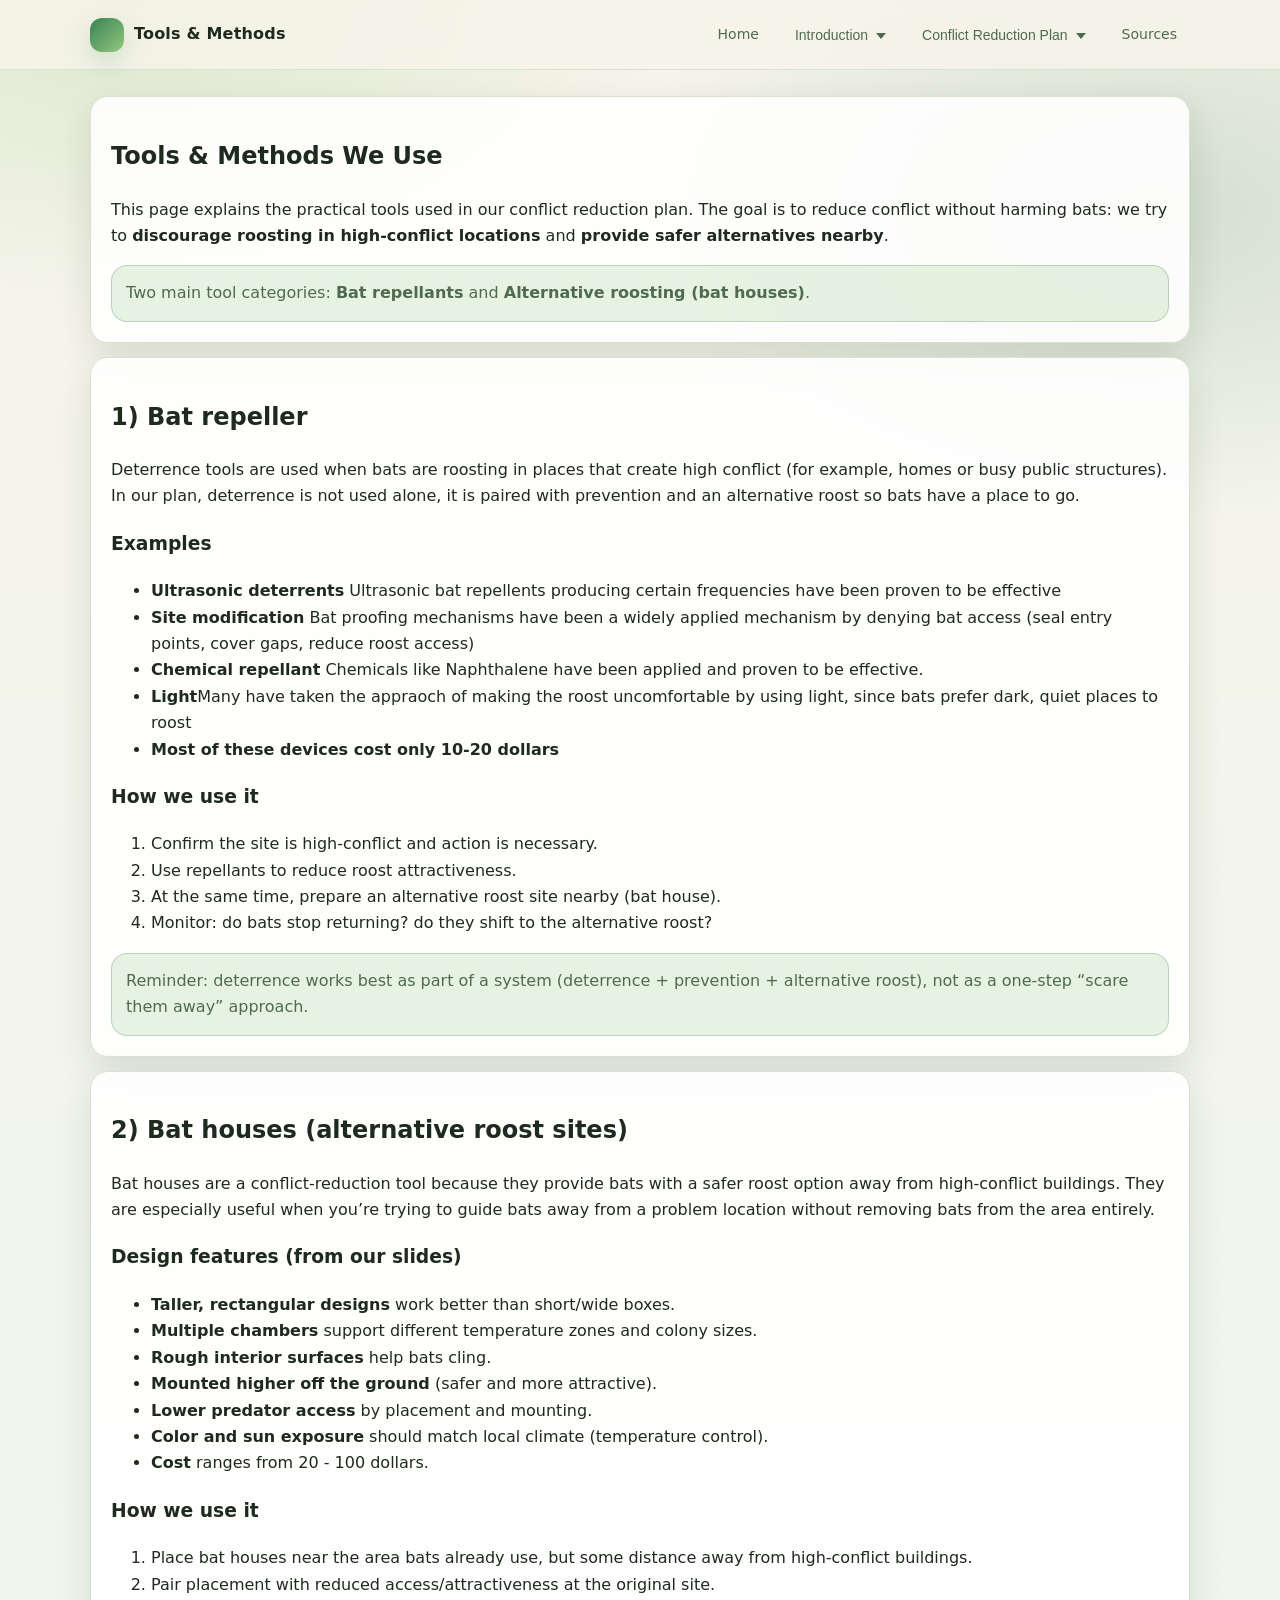
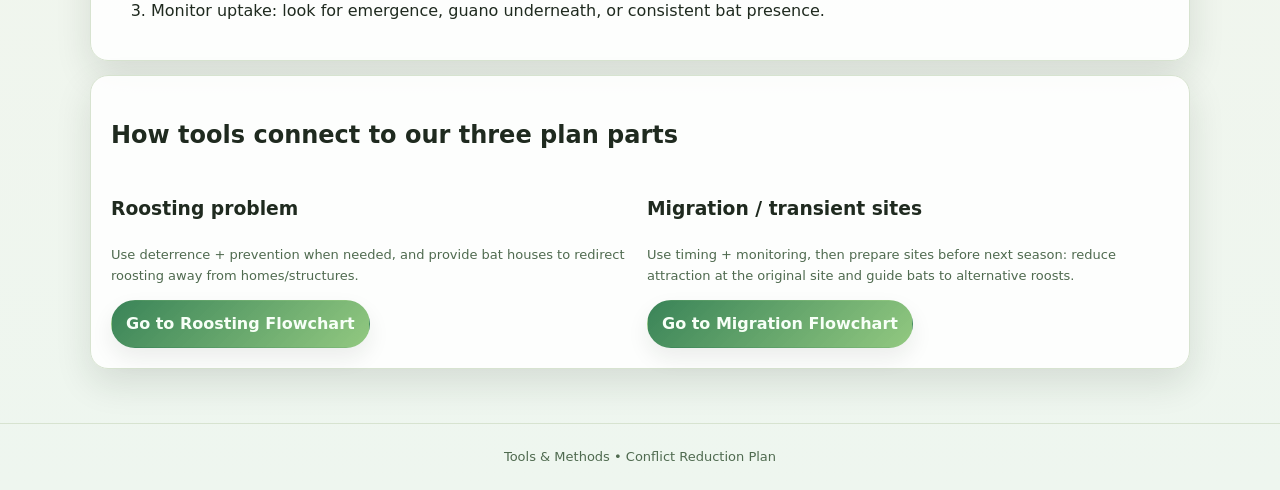
<file: plan-tools.html>
<!doctype html>
<html lang="en">
<head>
  <meta charset="utf-8" />
  <meta name="viewport" content="width=device-width, initial-scale=1" />
  <title>Tools & Methods | Conflict Reduction Plan</title>
  <link rel="stylesheet" href="style.css" />
</head>

<body>
  <header class="topbar">
    <div class="container topbar-inner">
      <div class="brand">
        <div class="badge" aria-hidden="true"></div>
        <div>Tools & Methods</div>
      </div>

      <nav class="nav">
        <a href="index.html">Home</a>

        <div class="dropdown">
          <button class="dropbtn" type="button">
            Introduction <span class="caret" aria-hidden="true"></span>
          </button>
          <div class="dropdown-menu">
            <a href="intro-overview.html">Introduction Overview</a>
            <a href="intro-biology.html">Species Biology</a>
            <a href="intro-roosts.html">Roosts & Habitat</a>
            <a href="intro-migration.html">Migration</a>
          </div>
        </div>

        <div class="dropdown">
          <button class="dropbtn" type="button">
            Conflict Reduction Plan <span class="caret" aria-hidden="true"></span>
          </button>
          <div class="dropdown-menu">
            <a href="plan-overview.html">Plan Overview</a>
            <a href="plan-roosting.html">Roosting Problem</a>
            <a href="plan-stigma.html">Public Stigma</a>
            <a href="plan-transient.html">Migration & Transient Sites</a>
            <a href="plan-tools.html">Tools & Methods</a>
          </div>
        </div>

        <a href="sources.html">Sources</a>
      </nav>
    </div>
  </header>

  <main class="container main">
    <section class="card">
      <h2>Tools & Methods We Use</h2>
      <p>
        This page explains the practical tools used in our conflict reduction plan. The goal is to reduce conflict without harming bats:
        we try to <strong>discourage roosting in high-conflict locations</strong> and <strong>provide safer alternatives nearby</strong>.
      </p>
      <div class="callout">
        Two main tool categories: <strong>Bat repellants</strong> and <strong>Alternative roosting (bat houses)</strong>.
      </div>
    </section>

    <section class="card">
      <h2>1) Bat repeller</h2>
      <p>
        Deterrence tools are used when bats are roosting in places that create high conflict (for example, homes or busy public structures).
        In our plan, deterrence is not used alone, it is paired with prevention and an alternative roost so bats have a place to go.
      </p>

      <h3>Examples</h3>
      <ul>
        <li><strong>Ultrasonic deterrents</strong> Ultrasonic bat repellents producing certain frequencies have been proven to be effective</li>
        <li><strong>Site modification</strong> Bat proofing mechanisms have been a widely applied mechanism by denying bat access (seal entry points, cover gaps, reduce roost access)</li>
        <li><strong>Chemical repellant</strong> Chemicals like Naphthalene have been applied and proven to be effective. </li>
        <li><strong>Light</strong>Many have taken the appraoch of making the roost uncomfortable by using light, since bats prefer dark, quiet places to roost</li>
        <li><strong>Most of these devices cost only 10-20 dollars</strong>
      </ul>
      <h3>How we use it </h3>
      <ol>
        <li>Confirm the site is high-conflict and action is necessary.</li>
        <li>Use repellants to reduce roost attractiveness.</li>
        <li>At the same time, prepare an alternative roost site nearby (bat house).</li>
        <li>Monitor: do bats stop returning? do they shift to the alternative roost?</li>
      </ol>

      <div class="callout">
        Reminder: deterrence works best as part of a system (deterrence + prevention + alternative roost), not as a one-step “scare them away” approach.
      </div>
    </section>

    <section class="card">
      <h2>2) Bat houses (alternative roost sites)</h2>
      <p>
        Bat houses are a conflict-reduction tool because they provide bats with a safer roost option away from high-conflict buildings.
        They are especially useful when you’re trying to guide bats away from a problem location without removing bats from the area entirely.
      </p>

      <h3>Design features (from our slides)</h3>
      <ul>
        <li><strong>Taller, rectangular designs</strong> work better than short/wide boxes.</li>
        <li><strong>Multiple chambers</strong> support different temperature zones and colony sizes.</li>
        <li><strong>Rough interior surfaces</strong> help bats cling.</li>
        <li><strong>Mounted higher off the ground</strong> (safer and more attractive).</li>
        <li><strong>Lower predator access</strong> by placement and mounting.</li>
        <li><strong>Color and sun exposure</strong> should match local climate (temperature control).</li>
        <li><strong>Cost</strong> ranges from 20 - 100 dollars.</li>
      </ul>

      <h3>How we use it</h3>
      <ol>
        <li>Place bat houses near the area bats already use, but some distance away from high-conflict buildings.</li>
        <li>Pair placement with reduced access/attractiveness at the original site.</li>
        <li>Monitor uptake: look for emergence, guano underneath, or consistent bat presence.</li>
      </ol>
    </section>

    <section class="card">
      <h2>How tools connect to our three plan parts</h2>
      <div class="grid-2">
        <div>
          <h3>Roosting problem</h3>
          <p class="small">
            Use deterrence + prevention when needed, and provide bat houses to redirect roosting away from homes/structures.
          </p>
          <a class="btn primary" href="plan-roosting.html">Go to Roosting Flowchart</a>
        </div>

        <div>
          <h3>Migration / transient sites</h3>
          <p class="small">
            Use timing + monitoring, then prepare sites before next season: reduce attraction at the original site and guide bats to alternative roosts.
          </p>
          <a class="btn primary" href="plan-transient.html">Go to Migration Flowchart</a>
        </div>
      </div>
    </section>
  </main>

  <footer class="footer">
    <div class="container">
      <div class="small">Tools & Methods • Conflict Reduction Plan</div>
    </div>
  </footer>

  <script src="script.js"></script>
</body>
</html>
</file>
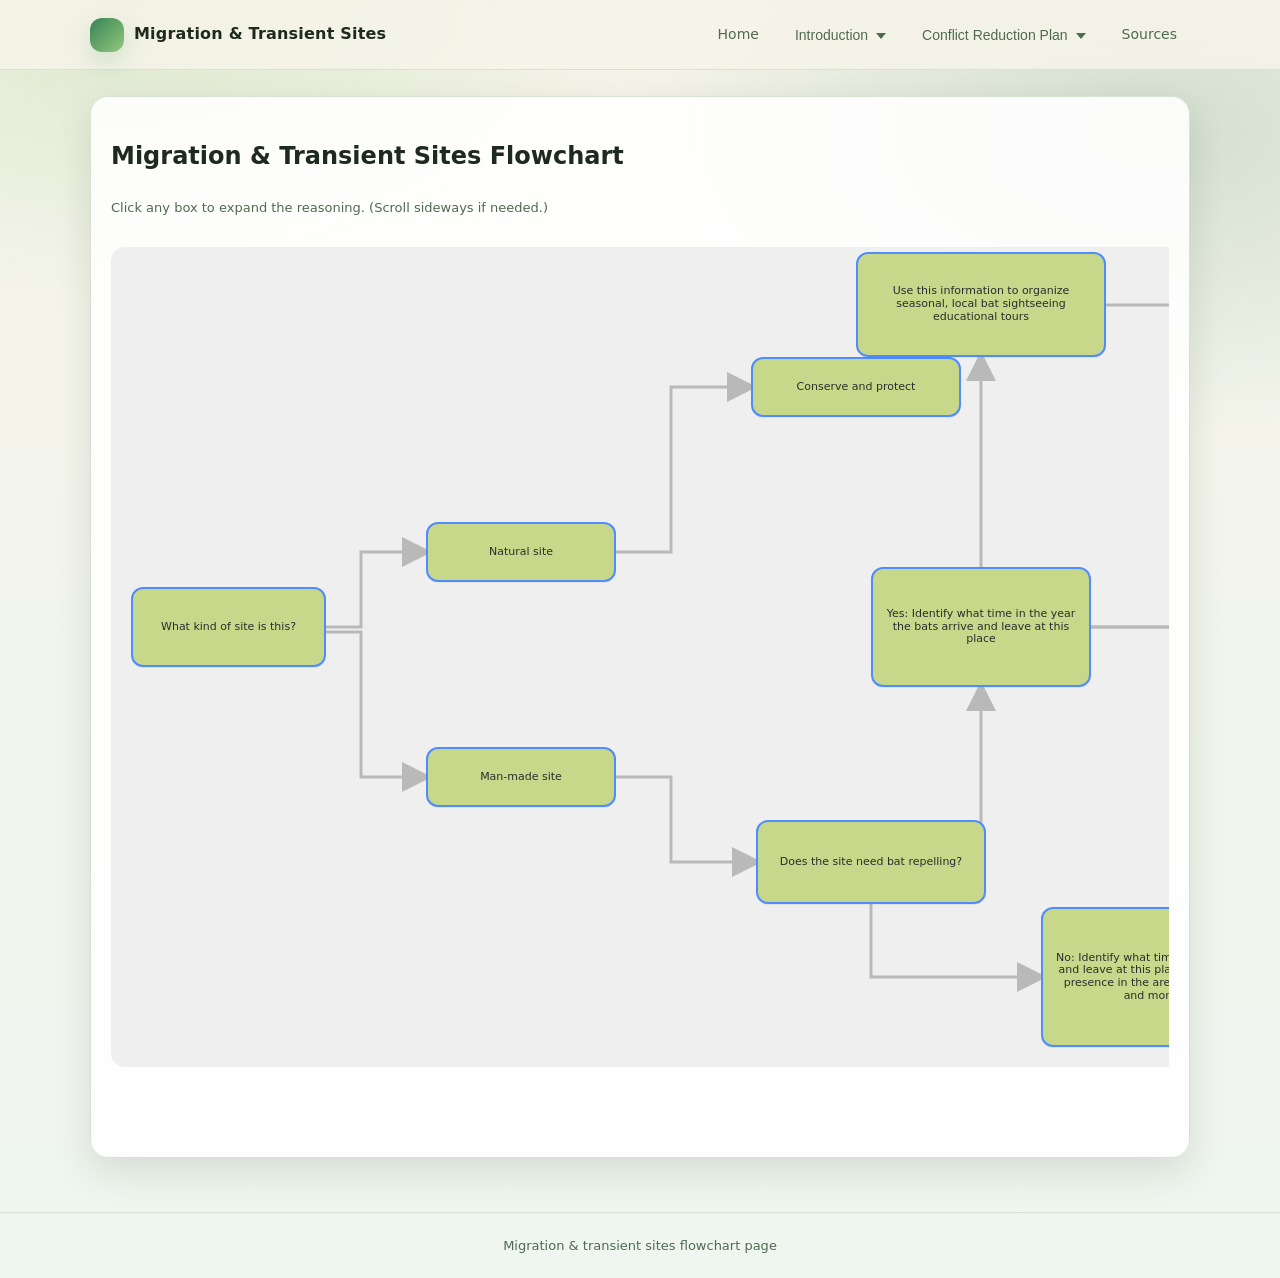
<file: plan-transient.html>
<!doctype html>
<html lang="en">
<head>
  <meta charset="utf-8" />
  <meta name="viewport" content="width=device-width, initial-scale=1" />
  <title>Migration & Transient Sites Flowchart</title>
  <link rel="stylesheet" href="style.css" />
</head>
<body>
  <header class="topbar">
    <div class="container topbar-inner">
      <div class="brand">
        <div class="badge" aria-hidden="true"></div>
        <div>Migration & Transient Sites</div>
      </div>

      <nav class="nav">
        <a href="index.html">Home</a>

        <div class="dropdown">
          <button class="dropbtn" type="button">
            Introduction <span class="caret"></span>
          </button>
          <div class="dropdown-menu">
            <a href="intro-overview.html">Introduction Overview</a>
            <a href="intro-biology.html">Species Biology</a>
            <a href="intro-roosts.html">Roosts & Habitat</a>
            <a href="intro-migration.html">Migration</a>
          </div>
        </div>

        <div class="dropdown">
          <button class="dropbtn" type="button">
            Conflict Reduction Plan <span class="caret"></span>
          </button>
          <div class="dropdown-menu">
            <a href="plan-overview.html">Plan Overview</a>
            <a href="plan-roosting.html">Roosting Problem</a>
            <a href="plan-stigma.html">Public Stigma</a>
            <a href="plan-transient.html">Migration & Transient Sites</a>
            <a href="plan-tools.html">Tools & Methods</a>
          </div>
        </div>

        <a href="sources.html">Sources</a>
      </nav>
    </div>
  </header>

  <main class="container main">
    <section class="card">
      <h2>Migration & Transient Sites Flowchart</h2>
      <p class="small">Click any box to expand the reasoning. (Scroll sideways if needed.)</p>

      <!-- IMPORTANT: scroll wrapper prevents the wide chart from getting “crammed” -->
      <div class="flow-scroll">
  <div class="flowchart-exact transient-chart">
    <svg class="flow-svg" viewBox="0 0 1900 820" preserveAspectRatio="none" aria-hidden="true">
      <defs>
        <marker id="arrow-transient" markerWidth="10" markerHeight="10" refX="8" refY="5" orient="auto" markerUnits="strokeWidth">
          <path d="M 0 0 L 10 5 L 0 10 z" fill="var(--flow-line)"></path>
        </marker>
      </defs>

      <!-- Start -> Natural -->
      <path d="M 215 380 L 250 380 L 250 305 L 315 305"
            stroke="var(--flow-line)" stroke-width="3" fill="none" marker-end="url(#arrow-transient)" />

      <!-- Start -> Man-made -->
      <path d="M 215 385 L 250 385 L 250 530 L 315 530"
            stroke="var(--flow-line)" stroke-width="3" fill="none" marker-end="url(#arrow-transient)" />

      <!-- Natural -> Conserve -->
      <path d="M 505 305 L 560 305 L 560 140 L 640 140"
            stroke="var(--flow-line)" stroke-width="3" fill="none" marker-end="url(#arrow-transient)" />

      <!-- Man-made -> Question -->
      <path d="M 505 530 L 560 530 L 560 615 L 645 615"
            stroke="var(--flow-line)" stroke-width="3" fill="none" marker-end="url(#arrow-transient)" />

      <!-- Question -> Yes -->
      <path d="M 875 615 L 870 615 L 870 440"
            stroke="var(--flow-line)" stroke-width="3" fill="none" marker-end="url(#arrow-transient)" />

      <!-- Question -> No -->
      <path d="M 760 657 L 760 730 L 930 730"
            stroke="var(--flow-line)" stroke-width="3" fill="none" marker-end="url(#arrow-transient)" />

      <!-- Yes -> Tourism -->
      <path d="M 870 320 L 870 110"
            stroke="var(--flow-line)" stroke-width="3" fill="none" marker-end="url(#arrow-transient)" />

      <!-- Yes -> The bats are still here -->
      <path d="M 980 380 L 1120 380 L 1120 170 L 1245 170"
            stroke="var(--flow-line)" stroke-width="3" fill="none" marker-end="url(#arrow-transient)" />

      <!-- Yes -> The bats have left -->
      <path d="M 980 380 L 1120 380 L 1120 500 L 1245 500"
            stroke="var(--flow-line)" stroke-width="3" fill="none" marker-end="url(#arrow-transient)" />

      <!-- Still here -> Hire specialists -->
      <path d="M 1455 170 L 1490 170"
            stroke="var(--flow-line)" stroke-width="3" fill="none" marker-end="url(#arrow-transient)" />

      <!-- Bats have left -> Remove material -->
      <path d="M 1455 500 L 1490 500"
            stroke="var(--flow-line)" stroke-width="3" fill="none" marker-end="url(#arrow-transient)" />

      <!-- Hire specialists -> Next year -->
      <path d="M 1740 175 L 1770 175 L 1770 340 L 1740 340"
            stroke="var(--flow-line)" stroke-width="3" fill="none" marker-end="url(#arrow-transient)" />

      <!-- Remove material -> Next year -->
      <path d="M 1740 505 L 1770 505 L 1770 380 L 1740 380"
            stroke="var(--flow-line)" stroke-width="3" fill="none" marker-end="url(#arrow-transient)" />

      <!-- Tourism -> funding line -> still-action -->
      <path d="M 995 58 L 1370 58"
            stroke="var(--flow-line)" stroke-width="3" fill="none" />

      <path d="M 1370 58 L 1370 120 L 1615 120"
            stroke="var(--flow-line)" stroke-width="3" fill="none" marker-end="url(#arrow-transient)" />
    </svg>

    <details class="flow-node transient-start">
      <summary>What kind of site is this?</summary>
      <div class="reason">
        Bats have fidelity to transient sites, so they will probably continue coming back year after year. To address this problem, first decide whether the roost is a natural site or a man-made site, because that changes whether the goal is conservation, monitoring, or intervention.
      </div>
    </details>

    <details class="flow-node transient-natural">
      <summary>Natural site</summary>
      <div class="reason">
        Natural sites should usually be protected. These sites can also be used for controlled education and viewing, disturbance should be minimized.
      </div>
    </details>

    <details class="flow-node transient-manmade">
      <summary>Man-made site</summary>
      <div class="reason">
        Man-made sites may create conflict if bats use buildings, bridges, or other human structures, causing maintence issues, especially since they tend to return.
      </div>
    </details>

    <details class="flow-node transient-conserve">
      <summary>Conserve and protect</summary>
      <div class="reason">
        If the bats are using a natural site, the best response is usually conservation rather than removal because removal may cause it to disturb man-made spaces. Also, since they are an important part to the ecosystem, lethal method are not the best option.
      </div>
    </details>

    <details class="flow-node transient-question">
      <summary>Does the site need bat repelling?</summary>
      <div class="reason">
        Decide whether this site truly needs intervention. If the site causes major conflict, action may be needed. If not, monitoring and warning the public may be enough.
      </div>
    </details>

    <details class="flow-node transient-yes">
      <summary>Yes: Identify what time in the year the bats arrive and leave at this place</summary>
      <div class="reason">
        If you plan to intervene, timing is critical. You need to know the seasonal window when bats arrive and leave so you can avoid trapping them and plan relocation properly.
      </div>
    </details>

    <details class="flow-node transient-no">
      <summary>No: Identify what time in the year the bats arrive and leave at this place. Warn civilians about bat presence in the area during migration season, and monitor bat activity.</summary>
      <div class="reason">
        If removal is not necessary, still identify the migration period. Then warn people about bat presence, reduce unnecessary alarm, and monitor whether the site becomes a problem later.
      </div>
    </details>

    <details class="flow-node transient-tourism">
      <summary>Use this information to organize seasonal, local bat sightseeing educational tours</summary>
      <div class="reason">
        Knowing when bats arrive and leave can help schedule local bat-viewing events and educational tours. This supports both conservation awareness and community engagement, and provides economical benefits.
      </div>
    </details>

    <details class="flow-node transient-still">
      <summary>The bats are still here</summary>
      <div class="reason">
        If the bats are still occupying the site when action is needed, specialists may need to move them carefully and clean the original site to remove scent cues that bats use to locate the site.
      </div>
    </details>

    <details class="flow-node transient-still-action">
      <summary>Hire specialists to remove the bats to a nearby alternative roosting site and clean up the original site thoroughly</summary>
      <div class="reason">
        Professional removal is safer than amateur attempts. Pair removal with <a href="plan-tools.html">a nearby alternative roost</a> so the bats are redirected rather than simply displaced. Clean to remove the scent cues, lowering chances of bats coming back. Lethal methods do not work well because bats may still continuously come throughout migration.
      </div>
    </details>

    <details class="flow-node transient-left">
      <summary>The bats have left</summary>
      <div class="reason">
        If the bats have already left for the season, the site can be cleaned and prepared before they return.
      </div>
    </details>

    <details class="flow-node transient-left-action">
      <summary>Remove bat material to a nearby alternative site, and clean up the original site thoroughly</summary>
      <div class="reason">
        Clean the original site thoroughly and reduce the cues that might attract bats back. If appropriate, place attractants (bat products) at a more suitable nearby site, because these bats may use these chemical cues to guide themselves.
      </div>
    </details>

    <details class="flow-node transient-next">
      <summary>Next year before migration season, set up bat repellents at the original site and attract bats to a new roost site</summary>
      <div class="reason">
        Before bats return next season, <a href="plan-tools.html">prepare the original site so it is less attractive</a> and guide bats toward a more suitable alternative roost.
      </div>
    </details>

    <div class="transient-profit-label">Use profit to fuel these projects</div>
  </div>
</div>
    </section>
  </main>

  <footer class="footer">
    <div class="container">
      <div class="small">Migration & transient sites flowchart page</div>
    </div>
  </footer>

  <script src="script.js"></script>
  <script>
    // Optional: keep only one box open at a time
    document.querySelectorAll('.transient-chart details').forEach((item) => {
      item.addEventListener('toggle', () => {
        if (item.open) {
          document.querySelectorAll('.transient-chart details').forEach((other) => {
            if (other !== item) other.removeAttribute('open');
          });
        }
      });
    });
  </script>
</body>
</html>
</file>
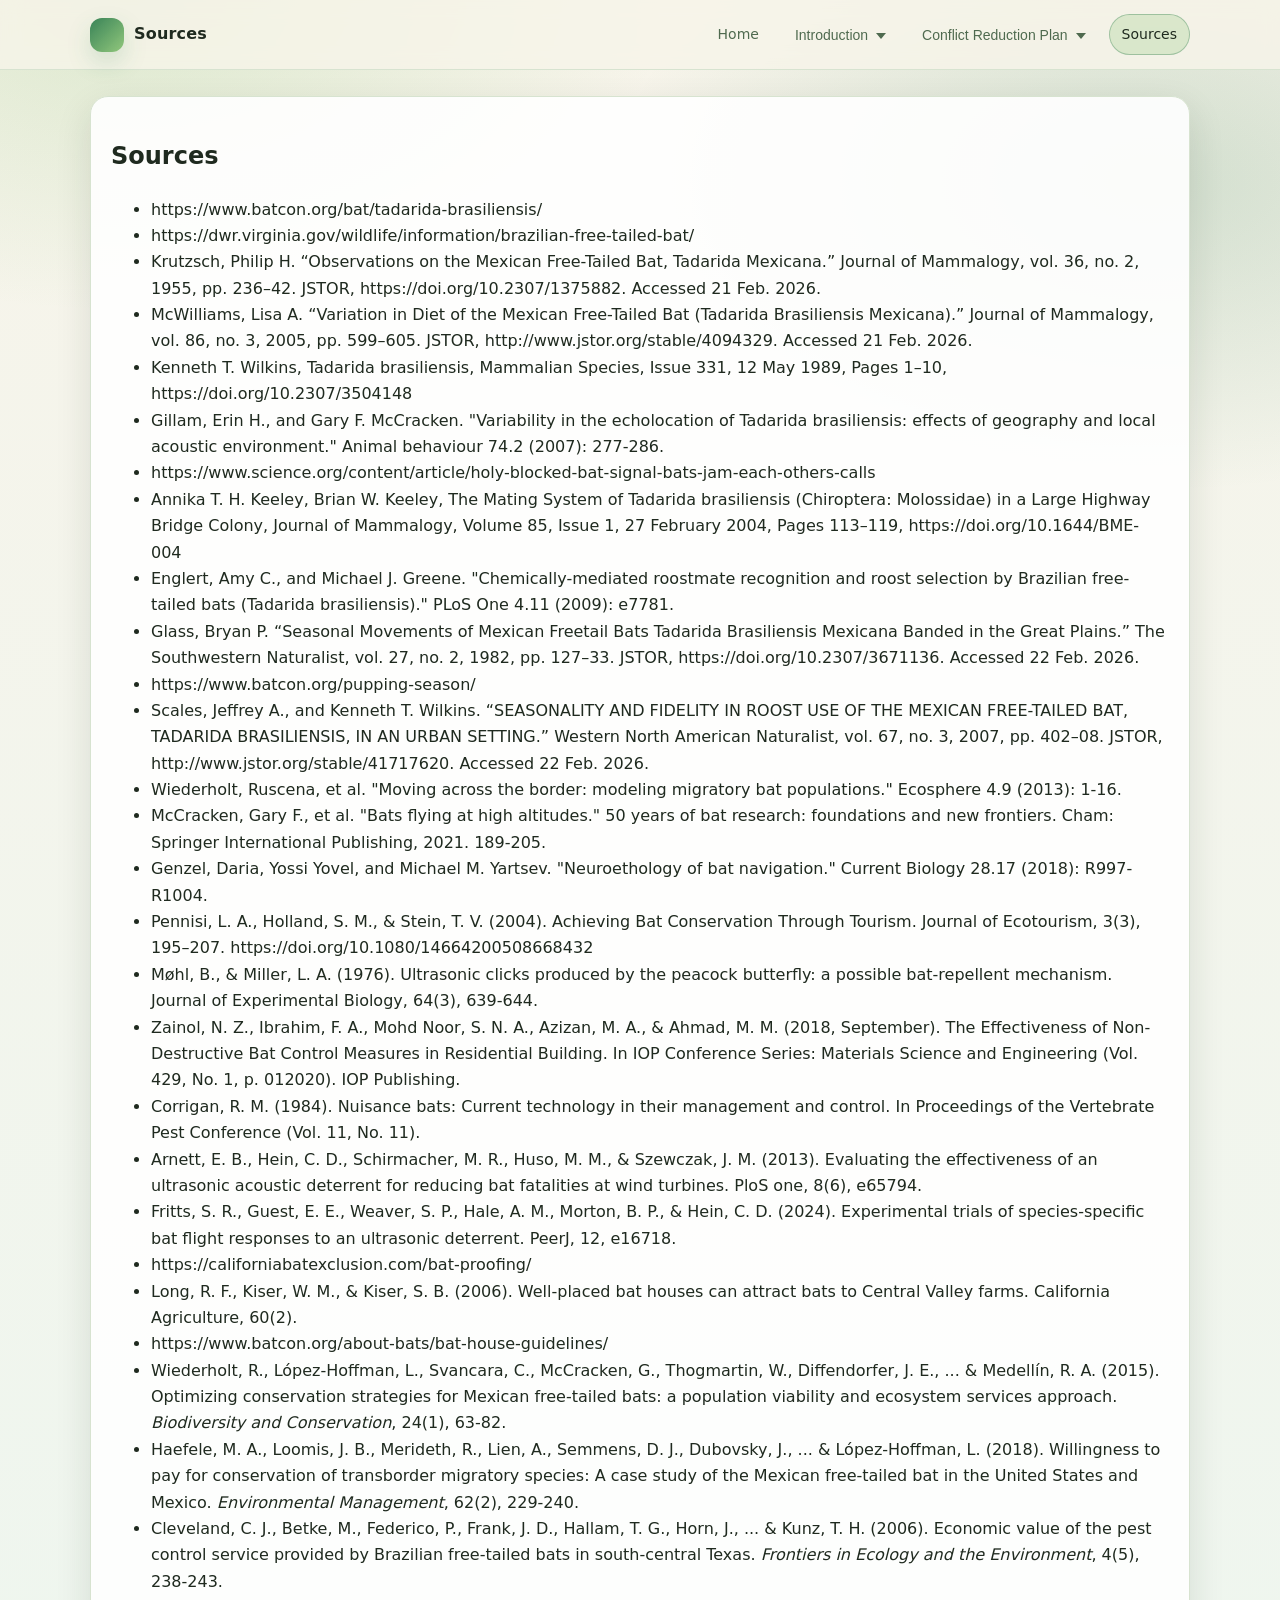
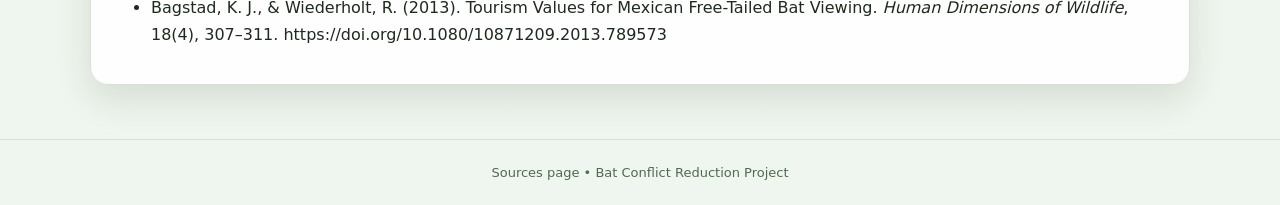
<file: sources.html>
<!doctype html>
<html lang="en">
<head>
  <meta charset="utf-8" />
  <meta name="viewport" content="width=device-width, initial-scale=1" />
  <title>Sources | Bat Conflict Reduction Project</title>
  <link rel="stylesheet" href="style.css" />
</head>

<body>
  <header class="topbar">
    <div class="container topbar-inner">
      <div class="brand">
        <div class="badge" aria-hidden="true"></div>
        <div>Sources</div>
      </div>

      <nav class="nav">
        <a href="index.html">Home</a>

        <div class="dropdown">
          <button class="dropbtn" type="button">
            Introduction <span class="caret" aria-hidden="true"></span>
          </button>
          <div class="dropdown-menu">
            <a href="intro-overview.html">Introduction Overview</a>
            <a href="intro-biology.html">Species Biology</a>
            <a href="intro-roosts.html">Roosts & Habitat</a>
            <a href="intro-migration.html">Migration</a>
          </div>
        </div>

        <div class="dropdown">
          <button class="dropbtn" type="button">
            Conflict Reduction Plan <span class="caret" aria-hidden="true"></span>
          </button>
          <div class="dropdown-menu">
            <a href="plan-overview.html">Plan Overview</a>
            <a href="plan-roosting.html">Roosting Problem</a>
            <a href="plan-stigma.html">Public Stigma</a>
            <a href="plan-transient.html">Migration & Transient Sites</a>
            <a href="plan-tools.html">Tools & Methods</a>
          </div>
        </div>

        <a href="sources.html">Sources</a>
      </nav>
    </div>
  </header>

  <main class="container main">
    <section class="card">
      <h2>Sources</h2>
      <ul>
        <li>https://www.batcon.org/bat/tadarida-brasiliensis/</li>
        <li>https://dwr.virginia.gov/wildlife/information/brazilian-free-tailed-bat/</li>
        <li>Krutzsch, Philip H. “Observations on the Mexican Free-Tailed Bat, Tadarida Mexicana.” Journal of Mammalogy, vol. 36, no. 2, 1955, pp. 236–42. JSTOR, https://doi.org/10.2307/1375882. Accessed 21 Feb. 2026.</li>
        <li>McWilliams, Lisa A. “Variation in Diet of the Mexican Free-Tailed Bat (Tadarida Brasiliensis Mexicana).” Journal of Mammalogy, vol. 86, no. 3, 2005, pp. 599–605. JSTOR, http://www.jstor.org/stable/4094329. Accessed 21 Feb. 2026.</li>
        <li>Kenneth T. Wilkins, Tadarida brasiliensis, Mammalian Species, Issue 331, 12 May 1989, Pages 1–10, https://doi.org/10.2307/3504148</li>
        <li>Gillam, Erin H., and Gary F. McCracken. "Variability in the echolocation of Tadarida brasiliensis: effects of geography and local acoustic environment." Animal behaviour 74.2 (2007): 277-286.</li>
        <li>https://www.science.org/content/article/holy-blocked-bat-signal-bats-jam-each-others-calls</li>
        <li>Annika T. H. Keeley, Brian W. Keeley, The Mating System of Tadarida brasiliensis (Chiroptera: Molossidae) in a Large Highway Bridge Colony, Journal of Mammalogy, Volume 85, Issue 1, 27 February 2004, Pages 113–119, https://doi.org/10.1644/BME-004</li>
        <li>Englert, Amy C., and Michael J. Greene. "Chemically-mediated roostmate recognition and roost selection by Brazilian free-tailed bats (Tadarida brasiliensis)." PLoS One 4.11 (2009): e7781.</li>
        <li>Glass, Bryan P. “Seasonal Movements of Mexican Freetail Bats Tadarida Brasiliensis Mexicana Banded in the Great Plains.” The Southwestern Naturalist, vol. 27, no. 2, 1982, pp. 127–33. JSTOR, https://doi.org/10.2307/3671136. Accessed 22 Feb. 2026.</li>
        <li>https://www.batcon.org/pupping-season/</li>
        <li>Scales, Jeffrey A., and Kenneth T. Wilkins. “SEASONALITY AND FIDELITY IN ROOST USE OF THE MEXICAN FREE-TAILED BAT, TADARIDA BRASILIENSIS, IN AN URBAN SETTING.” Western North American Naturalist, vol. 67, no. 3, 2007, pp. 402–08. JSTOR, http://www.jstor.org/stable/41717620. Accessed 22 Feb. 2026.</li>
        <li>Wiederholt, Ruscena, et al. "Moving across the border: modeling migratory bat populations." Ecosphere 4.9 (2013): 1-16.</li>
        <li>McCracken, Gary F., et al. "Bats flying at high altitudes." 50 years of bat research: foundations and new frontiers. Cham: Springer International Publishing, 2021. 189-205.</li>
        <li>Genzel, Daria, Yossi Yovel, and Michael M. Yartsev. "Neuroethology of bat navigation." Current Biology 28.17 (2018): R997-R1004.</li>
        <li>Pennisi, L. A., Holland, S. M., & Stein, T. V. (2004). Achieving Bat Conservation Through Tourism. Journal of Ecotourism, 3(3), 195–207. https://doi.org/10.1080/14664200508668432</li>
        <li>Møhl, B., & Miller, L. A. (1976). Ultrasonic clicks produced by the peacock butterfly: a possible bat-repellent mechanism. Journal of Experimental Biology, 64(3), 639-644.</li>
        <li>Zainol, N. Z., Ibrahim, F. A., Mohd Noor, S. N. A., Azizan, M. A., & Ahmad, M. M. (2018, September). The Effectiveness of Non-Destructive Bat Control Measures in Residential Building. In IOP Conference Series: Materials Science and Engineering (Vol. 429, No. 1, p. 012020). IOP Publishing.</li>
        <li>Corrigan, R. M. (1984). Nuisance bats: Current technology in their management and control. In Proceedings of the Vertebrate Pest Conference (Vol. 11, No. 11).</li>
        <li>Arnett, E. B., Hein, C. D., Schirmacher, M. R., Huso, M. M., & Szewczak, J. M. (2013). Evaluating the effectiveness of an ultrasonic acoustic deterrent for reducing bat fatalities at wind turbines. PloS one, 8(6), e65794.</li>
        <li>Fritts, S. R., Guest, E. E., Weaver, S. P., Hale, A. M., Morton, B. P., & Hein, C. D. (2024). Experimental trials of species-specific bat flight responses to an ultrasonic deterrent. PeerJ, 12, e16718.</li>
        <li>https://californiabatexclusion.com/bat-proofing/</li>
        <li>Long, R. F., Kiser, W. M., & Kiser, S. B. (2006). Well-placed bat houses can attract bats to Central Valley farms. California Agriculture, 60(2).</li>
        <li>https://www.batcon.org/about-bats/bat-house-guidelines/</li>
        <li>Wiederholt, R., López-Hoffman, L., Svancara, C., McCracken, G., Thogmartin, W., Diffendorfer, J. E., ... &amp; Medellín, R. A. (2015). Optimizing conservation strategies for Mexican free-tailed bats: a population viability and ecosystem services approach. <em>Biodiversity and Conservation</em>, 24(1), 63-82.</li>

<li>Haefele, M. A., Loomis, J. B., Merideth, R., Lien, A., Semmens, D. J., Dubovsky, J., ... &amp; López-Hoffman, L. (2018). Willingness to pay for conservation of transborder migratory species: A case study of the Mexican free-tailed bat in the United States and Mexico. <em>Environmental Management</em>, 62(2), 229-240.</li>

<li>Cleveland, C. J., Betke, M., Federico, P., Frank, J. D., Hallam, T. G., Horn, J., ... &amp; Kunz, T. H. (2006). Economic value of the pest control service provided by Brazilian free-tailed bats in south-central Texas. <em>Frontiers in Ecology and the Environment</em>, 4(5), 238-243.</li>

<li>Bagstad, K. J., &amp; Wiederholt, R. (2013). Tourism Values for Mexican Free-Tailed Bat Viewing. <em>Human Dimensions of Wildlife</em>, 18(4), 307–311. https://doi.org/10.1080/10871209.2013.789573</li>
      </ul>
    </section>
  </main>

  <footer class="footer">
    <div class="container">
      <div class="small">Sources page • Bat Conflict Reduction Project</div>
    </div>
  </footer>

  <script src="script.js"></script>
</body>
</html>
</file>
<file: style.css>
/* =========================================================
   style.css — Bright "Nature" Theme + Dropdown Nav + Flowcharts
   Includes:
   - Roosting flowchart (1600×820) positions (percent-based)
   - Public stigma flowchart positions (1600×820) positions (percent-based)
   - Migration/transient flowchart (1900×820) scrollable + PIXEL-perfect positions
   ========================================================= */

/* ---------- Nature theme variables ---------- */
:root{
  --bg: #f7f4ea;          /* warm cream */
  --bg2:#eef6ef;          /* pale green tint */
  --panel:#ffffff;        /* white cards */
  --text:#1f2a1f;         /* deep forest text */
  --muted:#4f6a4f;        /* muted green */
  --border:#d7e3d0;       /* soft sage border */
  --shadow: 0 14px 36px rgba(26, 40, 26, .12);
  --radius: 18px;

  --accent:#2f7d4f;       /* primary green */
  --accent2:#7fbf6a;      /* lighter green */
  --link:#1d6a3a;

  /* Flowchart colors */
  --flow-fill:#c7d88a;
  --flow-stroke:#4f8cff;
  --flow-line:#b9b9b9;
}

*{ box-sizing:border-box; }
html{ scroll-behavior:smooth; }

body{
  margin:0;
  font-family: ui-sans-serif, system-ui, -apple-system, Segoe UI, Roboto, Arial, sans-serif;
  color: var(--text);
  line-height: 1.65;

  background:
    radial-gradient(900px 520px at 10% 0%, rgba(127,191,106,.22), transparent 60%),
    radial-gradient(900px 520px at 90% 10%, rgba(47,125,79,.18), transparent 60%),
    linear-gradient(180deg, var(--bg), var(--bg2));
}

a{ color: var(--link); text-decoration:none; }
a:hover{ text-decoration: underline; }

.container{ max-width: 1100px; margin: 0 auto; padding: 0 18px; }

/* ---------- Top Bar + Dropdown Nav ---------- */
.topbar{
  position: sticky;
  top: 0;
  z-index: 50;

  background: rgba(247,244,234,.82);
  backdrop-filter: blur(10px);
  border-bottom: 1px solid var(--border);
}

.topbar-inner{
  display:flex;
  align-items:center;
  justify-content:space-between;
  gap:14px;
  padding: 14px 0;
}

.brand{
  display:flex;
  gap:10px;
  align-items:center;
  font-weight: 820;
  letter-spacing:.2px;
}

.badge{
  width:34px; height:34px;
  border-radius: 12px;
  background: linear-gradient(135deg, rgba(47,125,79,.95), rgba(127,191,106,.85));
  box-shadow: 0 10px 24px rgba(47,125,79,.18);
}

.nav{
  display:flex;
  align-items:center;
  gap:10px;
  flex-wrap: wrap;
}

.nav > a, .dropbtn{
  display:inline-flex;
  align-items:center;
  gap:8px;
  padding: 8px 12px;
  border-radius: 999px;
  border: 1px solid transparent;
  color: var(--muted);
  background: transparent;
  cursor: pointer;
  font-size: 14px;
  transition: .18s ease;
}

.nav > a:hover, .dropbtn:hover{
  color: var(--text);
  border-color: var(--border);
  background: rgba(255,255,255,.65);
}

.nav > a.active, .dropbtn.active{
  color: var(--text);
  border-color: rgba(47,125,79,.35);
  background: rgba(127,191,106,.22);
}

.dropdown{ position: relative; }

.dropdown-menu{
  position: absolute;
  top: 44px;
  right: 0;
  min-width: 260px;
  background: rgba(255,255,255,.96);
  border: 1px solid var(--border);
  border-radius: 16px;
  box-shadow: var(--shadow);
  padding: 8px;
  display: none;
}

.dropdown-menu a{
  display:block;
  padding: 10px 10px;
  border-radius: 12px;
  color: var(--muted);
  transition: .15s ease;
}

.dropdown-menu a:hover{
  background: rgba(127,191,106,.18);
  color: var(--text);
}

.dropdown.open .dropdown-menu{ display:block; }

.caret{
  width: 0; height: 0;
  border-left: 5px solid transparent;
  border-right: 5px solid transparent;
  border-top: 6px solid var(--muted);
  transform: translateY(1px);
}

/* ---------- Page Sections ---------- */
.hero{ padding: 34px 0 10px; }

.hero-card{
  background: rgba(255,255,255,.88);
  border: 1px solid var(--border);
  border-radius: var(--radius);
  padding: 22px;
  box-shadow: var(--shadow);
}

.kicker{
  display:inline-flex;
  gap:8px;
  align-items:center;
  font-size: 13px;
  color: var(--muted);
}

.kicker span.dot{
  width:8px; height:8px; border-radius: 50%;
  background: var(--accent2);
  box-shadow: 0 0 0 6px rgba(127,191,106,.22);
}

h1{ margin: 10px 0 10px; line-height:1.15; font-size: 40px; }
@media (max-width: 520px){ h1{ font-size: 32px; } }

.subtitle{ color: var(--muted); margin: 0; max-width: 70ch; }

.cta-row{ display:flex; gap:10px; flex-wrap:wrap; margin-top: 16px; }
.btn{
  display:inline-flex;
  align-items:center;
  justify-content:center;
  gap:10px;
  padding: 10px 14px;
  border-radius: 999px;
  border: 1px solid var(--border);
  background: rgba(255,255,255,.9);
  color: var(--text);
  font-weight: 720;
  transition: .18s ease;
  box-shadow: 0 10px 22px rgba(26,40,26,.08);
}
.btn:hover{ transform: translateY(-1px); border-color: rgba(47,125,79,.35); }

.btn.primary{
  background: linear-gradient(135deg, rgba(47,125,79,.95), rgba(127,191,106,.85));
  border-color: transparent;
  color: #f7fff7;
}

.main{ padding: 12px 0 40px; }

.card{
  background: rgba(255,255,255,.90);
  border: 1px solid var(--border);
  border-radius: var(--radius);
  padding: 20px;
  box-shadow: var(--shadow);
  margin: 14px 0;
}

.grid-2{
  display:grid;
  grid-template-columns: 1fr 1fr;
  gap: 14px;
}
@media (max-width: 860px){ .grid-2{ grid-template-columns: 1fr; } }

.callout{
  border: 1px solid rgba(47,125,79,.25);
  background: rgba(127,191,106,.18);
  padding: 14px;
  border-radius: 16px;
  color: var(--muted);
}

.footer{
  border-top: 1px solid var(--border);
  padding: 22px 0;
  color: var(--muted);
  text-align:center;
}

.small{ font-size: 13px; color: var(--muted); }

/* =========================================================
   Base flowchart styles (shared)
   ========================================================= */

.flowchart-exact{
  --W: 1600;
  --H: 820;

  position: relative;
  width: 100%;
  max-width: 1600px;
  margin: 16px auto 60px;

  aspect-ratio: calc(var(--W) / var(--H));
  background: #efefef;
  border-radius: 14px;
  overflow: visible;
}

.flow-svg{
  position: absolute;
  inset: 0;
  width: 100%;
  height: 100%;
  z-index: 1;
  pointer-events: none;
}

.flow-node{
  position: absolute;
  z-index: 2;

  width: 16%;
  min-width: 210px;
  max-width: 520px;
}

.flow-node summary{
  list-style: none;
  cursor: pointer;

  background: var(--flow-fill);
  color: #2c2c2c;

  border: 2px solid var(--flow-stroke);
  border-radius: 12px;

  padding: 12px 12px;
  font-size: clamp(11px, 1.0vw, 17px);
  line-height: 1.2;
  text-align: center;

  word-break: break-word;
  overflow-wrap: anywhere;

  box-shadow: 0 1px 0 rgba(0,0,0,.05);
}

.flow-node summary::-webkit-details-marker{ display:none; }

.flow-node .reason{
  margin-top: 8px;
  background: rgba(255,255,255,.98);
  color: #2d2d2d;
  border: 1px solid #cfcfcf;
  border-radius: 10px;
  padding: 10px 12px;
  font-size: 14px;
  line-height: 1.45;
  box-shadow: 0 10px 26px rgba(0,0,0,.12);

  max-height: 180px;
  overflow: auto;
}

.flow-node[open]{ z-index: 6; }

/* =========================================================
   Roosting flowchart positions (1600×820)
   Uses classes: node-start, node-natural, node-manmade, ...
   ========================================================= */

.node-start   { left: 1%;   top: 30%; width: 19%; }
.node-natural { left: 23%;  top: 22%; width: 17%; }
.node-manmade { left: 23%;  top: 52%; width: 17%; }
.node-conserve{ left: 48%;  top: 10%; width: 19%; }
.node-question{ left: 48%;  top: 62%; width: 19%; }
.node-tourism { left: 72%;  top: 7%;  width: 23%; }
.node-yes     { left: 63%;  top: 41%; width: 23%; }
.node-no      { left: 62%;  top: 76%; width: 26%; }

.profit-label{
  position: absolute;
  z-index: 2;
  right: 0.5%;
  top: 52%;
  transform: translateY(-50%);
  width: 14%;
  min-width: 160px;

  color: #2f2f2f;
  font-size: clamp(12px, 1.1vw, 20px);
  line-height: 1.15;
  text-align: right;
  pointer-events: none;
}

/* =========================================================
   Public stigma flowchart positions (1600×820)
   ========================================================= */

.stigma-chart .stigma-top    { left: 41%; top: 6%;  width: 18%; }
.stigma-chart .stigma-left   { left: 3%;  top: 26%; width: 20%; }
.stigma-chart .stigma-right  { left: 77%; top: 26%; width: 20%; }
.stigma-chart .stigma-bottom { left: 41%; top: 62%; width: 18%; }

.stigma-profit-label{
  position: absolute;
  z-index: 2;
  left: 36%;
  top: 52%;
  width: 28%;
  text-align: center;
  color: #2f2f2f;
  font-size: clamp(12px, 1.2vw, 20px);
  line-height: 1.15;
  pointer-events: none;
}

/* =========================================================
   Migration / transient sites flowchart (1900×820)
   Scrollable + fixed pixel positions + fixed box heights
   ========================================================= */

.flow-scroll{
  overflow-x: auto;
  overflow-y: visible;
  padding-bottom: 10px;
}

.flowchart-exact.transient-chart{
  width: 1900px;
  max-width: none;
  aspect-ratio: 1900 / 820;
  position: relative;
}

/* override generic widths for this dense chart */
.transient-chart .flow-node{
  min-width: 0;
  max-width: none;
}

/* important: fixed-height centered text */
.transient-chart .flow-node summary{
  height: 100%;
  display: flex;
  align-items: center;
  justify-content: center;
  padding: 8px 10px;
  font-size: 11px;
  line-height: 1.15;
  text-align: center;
}

/* --- Fixed box positions + heights --- */

.transient-chart .transient-start{
  left: 20px;
  top: 340px;
  width: 195px;
  height: 80px;
}

.transient-chart .transient-natural{
  left: 315px;
  top: 275px;
  width: 190px;
  height: 60px;
}

.transient-chart .transient-manmade{
  left: 315px;
  top: 500px;
  width: 190px;
  height: 60px;
}

.transient-chart .transient-conserve{
  left: 640px;
  top: 110px;
  width: 210px;
  height: 60px;
}

.transient-chart .transient-question{
  left: 645px;
  top: 573px;
  width: 230px;
  height: 84px;
}

.transient-chart .transient-yes{
  left: 760px;
  top: 320px;
  width: 220px;
  height: 120px;
}

.transient-chart .transient-no{
  left: 930px;
  top: 660px;
  width: 300px;
  height: 140px;
}

.transient-chart .transient-tourism{
  left: 745px;
  top: 5px;
  width: 250px;
  height: 105px;
}

.transient-chart .transient-still{
  left: 1245px;
  top: 140px;
  width: 210px;
  height: 60px;
}

.transient-chart .transient-still-action{
  left: 1490px;
  top: 120px;
  width: 250px;
  height: 110px;
}

.transient-chart .transient-left{
  left: 1245px;
  top: 470px;
  width: 210px;
  height: 60px;
}

.transient-chart .transient-left-action{
  left: 1490px;
  top: 450px;
  width: 250px;
  height: 110px;
}

.transient-chart .transient-next{
  left: 1740px;
  top: 290px;
  width: 160px;
  height: 140px;
}

.transient-profit-label{
  position: absolute;
  z-index: 2;
  left: 1110px;
  top: 36px;
  width: 300px;
  text-align: center;
  color: #2f2f2f;
  font-size: 12px;
  line-height: 1.15;
  pointer-events: none;
}

/* prettier scrollbar */
.flow-scroll::-webkit-scrollbar{
  height: 10px;
}
.flow-scroll::-webkit-scrollbar-thumb{
  background: rgba(47,125,79,.35);
  border-radius: 999px;
}
.flow-scroll::-webkit-scrollbar-track{
  background: rgba(0,0,0,.06);
  border-radius: 999px;
}

/* =========================================================
   Mobile fallback: stack nodes instead of absolute flowcharts
   ========================================================= */
@media (max-width: 900px){
  .flowchart-exact{
    aspect-ratio: auto;
    background: transparent;
  }

  .flow-svg,
  .profit-label,
  .stigma-profit-label,
  .transient-profit-label{
    display: none;
  }

  .flow-node{
    position: static !important;
    width: 100% !important;
    min-width: 0 !important;
    max-width: none !important;
    margin-bottom: 12px;
  }

  .flow-node summary{
    font-size: 18px !important;
    padding: 12px 12px !important;
  }

  .flow-scroll{
    overflow: visible;
    padding-bottom: 0;
  }

  .flowchart-exact.transient-chart{
    width: 100%;
    max-width: 100%;
  }
}
/* Hero image styling */
.hero-img{
  width: 100%;
  border-radius: 16px;
  border: 1px solid var(--border);
  box-shadow: var(--shadow);
  margin: 14px 0 10px;
  background: rgba(255,255,255,.6);
}

/* Option A: show the whole image (no crop) */
.hero-img.contain{
  max-height: 100px;      /* change to 500px if you want it bigger */
  object-fit: contain;
}

/* Option B: fill banner (will crop) */
.hero-img.cover{
  height: 320px;
  object-fit: cover;
}
/* FORCE the home hero image to not be huge */
.hero-img{
  display: block;
  width: 100% !important;
  max-width: 700px !important;   /* controls how wide it can be */
  height: auto !important;
  max-height: 260px !important;  /* controls how tall it can be */
  object-fit: contain !important;
  margin: 14px auto 10px !important; /* centers it */
  border-radius: 16px;
  border: 1px solid var(--border);
  box-shadow: var(--shadow);
}
</file>
